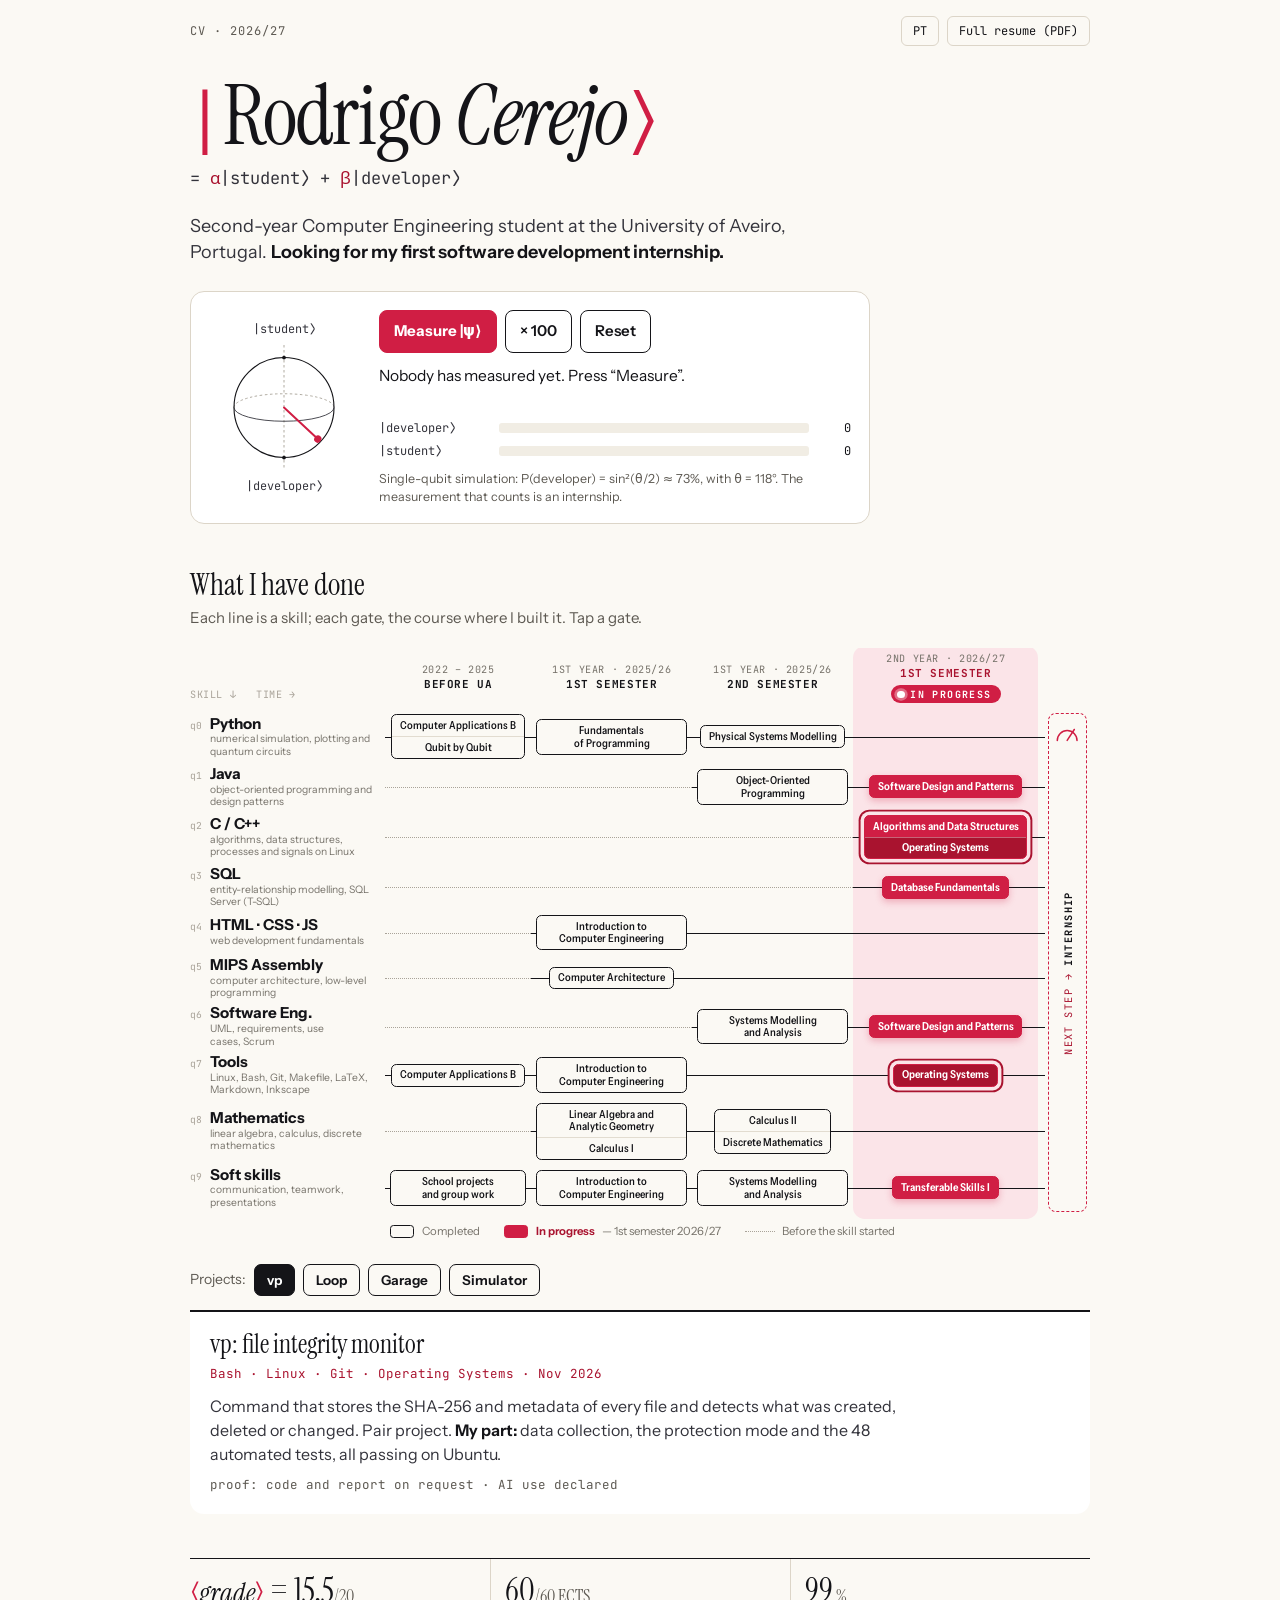
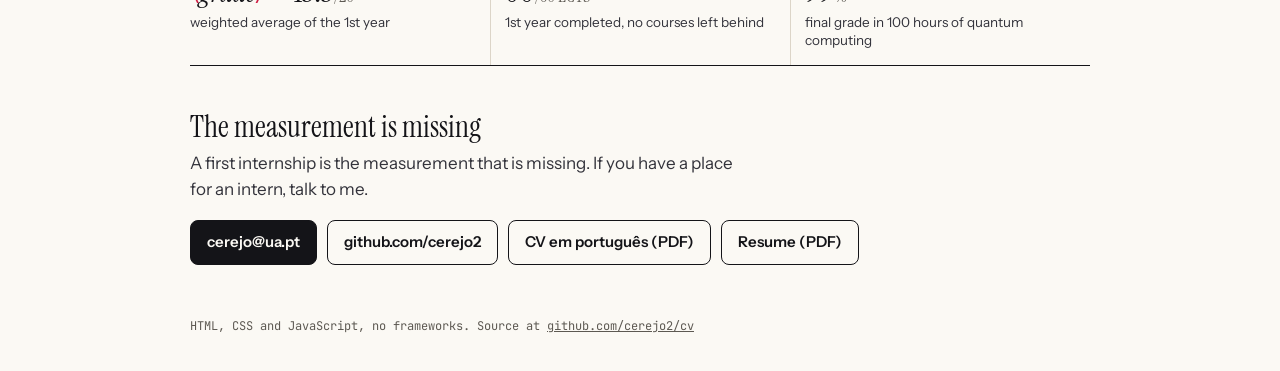
<file: index.html>
<!doctype html>
<html lang="pt-PT">
<head>
  <meta charset="utf-8">
  <meta name="viewport" content="width=device-width, initial-scale=1">
  <title>Rodrigo Cerejo — CV interativo</title>
  <meta name="description" content="Rodrigo Cerejo, estudante de Engenharia Informática na Universidade de Aveiro, à procura do primeiro estágio em desenvolvimento de software.">
  <link rel="preconnect" href="https://fonts.googleapis.com">
  <link rel="preconnect" href="https://fonts.gstatic.com" crossorigin>
  <link href="https://fonts.googleapis.com/css2?family=Instrument+Sans:wdth,wght@75..100,400..700&family=Instrument+Serif:ital@0;1&family=JetBrains+Mono:wght@400;500;700&family=Noto+Sans+Math&display=swap" rel="stylesheet">
  <link rel="stylesheet" href="site.css">
  <script src="site.js" defer></script>
</head>
<body>

<header class="top">
  <span class="top-tag">CV · 2026/27</span>
  <nav>
    <button type="button" id="lang" aria-label="Switch to English">EN</button>
    <a id="pdf" href="CV_Rodrigo_Cerejo_PT.pdf" data-t="pdf">CV completo (PDF)</a>
  </nav>
</header>

<main>

  <!-- ============ QUEM SOU + MEDIÇÃO ============ -->
  <section class="hero">
    <h1 class="ket"><span class="bar" aria-hidden="true">|</span>Rodrigo <em>Cerejo</em><span class="ang" aria-hidden="true">⟩</span></h1>
    <p class="superpos" id="superpos">= <i>α</i>|<span data-t="ketA">estudante</span>⟩ + <i>β</i>|<span data-t="ketB">programador</span>⟩</p>

    <p class="lead" data-t="lead">Estudante de Engenharia Informática na Universidade de Aveiro, no 2.º ano. <b>Procuro o primeiro estágio em desenvolvimento de software.</b></p>

    <div class="lab">
      <svg class="bloch" viewBox="0 0 120 140" role="img" aria-labelledby="blochTitle">
        <title id="blochTitle" data-t="blochAlt">Esfera de Bloch com o estado entre estudante e programador</title>
        <text class="lbl" id="north" x="60" y="10" text-anchor="middle">|<tspan data-t="ketA">estudante</tspan>⟩</text>
        <text class="lbl" id="south" x="60" y="136" text-anchor="middle">|<tspan data-t="ketB">programador</tspan>⟩</text>
        <path class="back" d="M20 70 A40 11 0 0 1 100 70"/>
        <line class="axis" x1="60" y1="20" x2="60" y2="120"/>
        <circle class="outline" cx="60" cy="70" r="40"/>
        <path class="front" d="M100 70 A40 11 0 0 1 20 70"/>
        <circle class="pole" cx="60" cy="30" r="1.5"/>
        <circle class="pole" cx="60" cy="110" r="1.5"/>
        <g class="state" id="state"><line x1="60" y1="70" x2="60" y2="110"/><circle cx="60" cy="110" r="3"/></g>
      </svg>

      <div class="panel">
        <div class="btns">
          <button type="button" class="go" id="measure" data-t="measure">Medir |ψ⟩</button>
          <button type="button" id="shots" data-t="shots">× 100</button>
          <button type="button" id="reset" data-t="reset">Repor</button>
        </div>
        <p class="outcome" id="outcome" aria-live="polite" data-t="idle">Ainda ninguém mediu. Carrega em «Medir».</p>
        <div class="hist" aria-hidden="true">
          <div class="h-row"><span class="h-name">|<span data-t="ketB">programador</span>⟩</span><span class="h-bar"><i id="bar1"></i></span><span class="h-n" id="n1">0</span></div>
          <div class="h-row"><span class="h-name">|<span data-t="ketA">estudante</span>⟩</span><span class="h-bar"><i id="bar0"></i></span><span class="h-n" id="n0">0</span></div>
        </div>
        <p class="fine" data-t="fine">Simulação de um qubit: P(programador) = sin²(θ/2) ≈ 73 %, com θ = 118°. A medição que conta é um estágio.</p>
      </div>
    </div>
  </section>

  <!-- ============ CIRCUITO ============ -->
  <section>
    <h2 data-t="hDone">O que já fiz</h2>
    <p class="hint" data-t="hint">Cada linha é uma competência; cada porta, a cadeira onde a desenvolvi. Toca numa porta.</p>

    <p class="swipe" data-t="swipe">desliza para o lado →</p>
    <div class="scroll"><div class="oldc" id="circuit"></div></div>
    <noscript><p class="hint">Esta parte precisa de JavaScript. O CV completo está no PDF.</p></noscript>

    <p class="projs">
      <span data-t="projs">Projetos:</span>
      <button type="button" data-id="vp">vp</button>
      <button type="button" data-id="loop">Loop</button>
      <button type="button" data-id="oficina" data-t="gOficina">Oficina</button>
      <button type="button" data-id="sim" data-t="gSim">Simulador</button>
    </p>

    <article class="detail" id="detail" aria-live="polite">
      <h3 id="dTitle"></h3>
      <p class="d-meta" id="dMeta"></p>
      <p class="d-text" id="dText"></p>
      <p class="d-proof" id="dProof"></p>
    </article>
  </section>

  <!-- ============ NÚMEROS ============ -->
  <section class="facts">
    <div><p class="num"><span class="m">⟨</span><em data-t="gradeVar">nota</em><span class="m">⟩</span> = <span data-t="gradeVal">15,5</span><small>/20</small></p><p data-t="f1">média ponderada do 1.º ano</p></div>
    <div><p class="num">60<small>/60 ECTS</small></p><p data-t="f2">1.º ano completo, sem cadeiras em atraso</p></div>
    <div><p class="num">99<small> %</small></p><p data-t="f3">nota final em 100 horas de computação quântica</p></div>
  </section>

  <!-- ============ CONTACTO ============ -->
  <section class="contact">
    <h2 data-t="hContact">Falta a medição</h2>
    <p data-t="contactP">O primeiro estágio é a medição que falta. Se tiverem um lugar para um estagiário, falem comigo.</p>
    <div class="links">
      <a class="go" href="mailto:cerejo@ua.pt">cerejo@ua.pt</a>
      <a href="https://github.com/cerejo2">github.com/cerejo2</a>
      <a href="CV_Rodrigo_Cerejo_PT.pdf" data-t="pdfPT">CV em PDF</a>
      <a href="CV_Rodrigo_Cerejo_EN.pdf" data-t="pdfEN">Resume in English (PDF)</a>
    </div>
  </section>

</main>

<footer class="foot">
  <p><span data-t="foot">HTML, CSS e JavaScript, sem frameworks. Código em</span> <a href="https://github.com/cerejo2/cv">github.com/cerejo2/cv</a></p>
</footer>

</body>
</html>
</file>
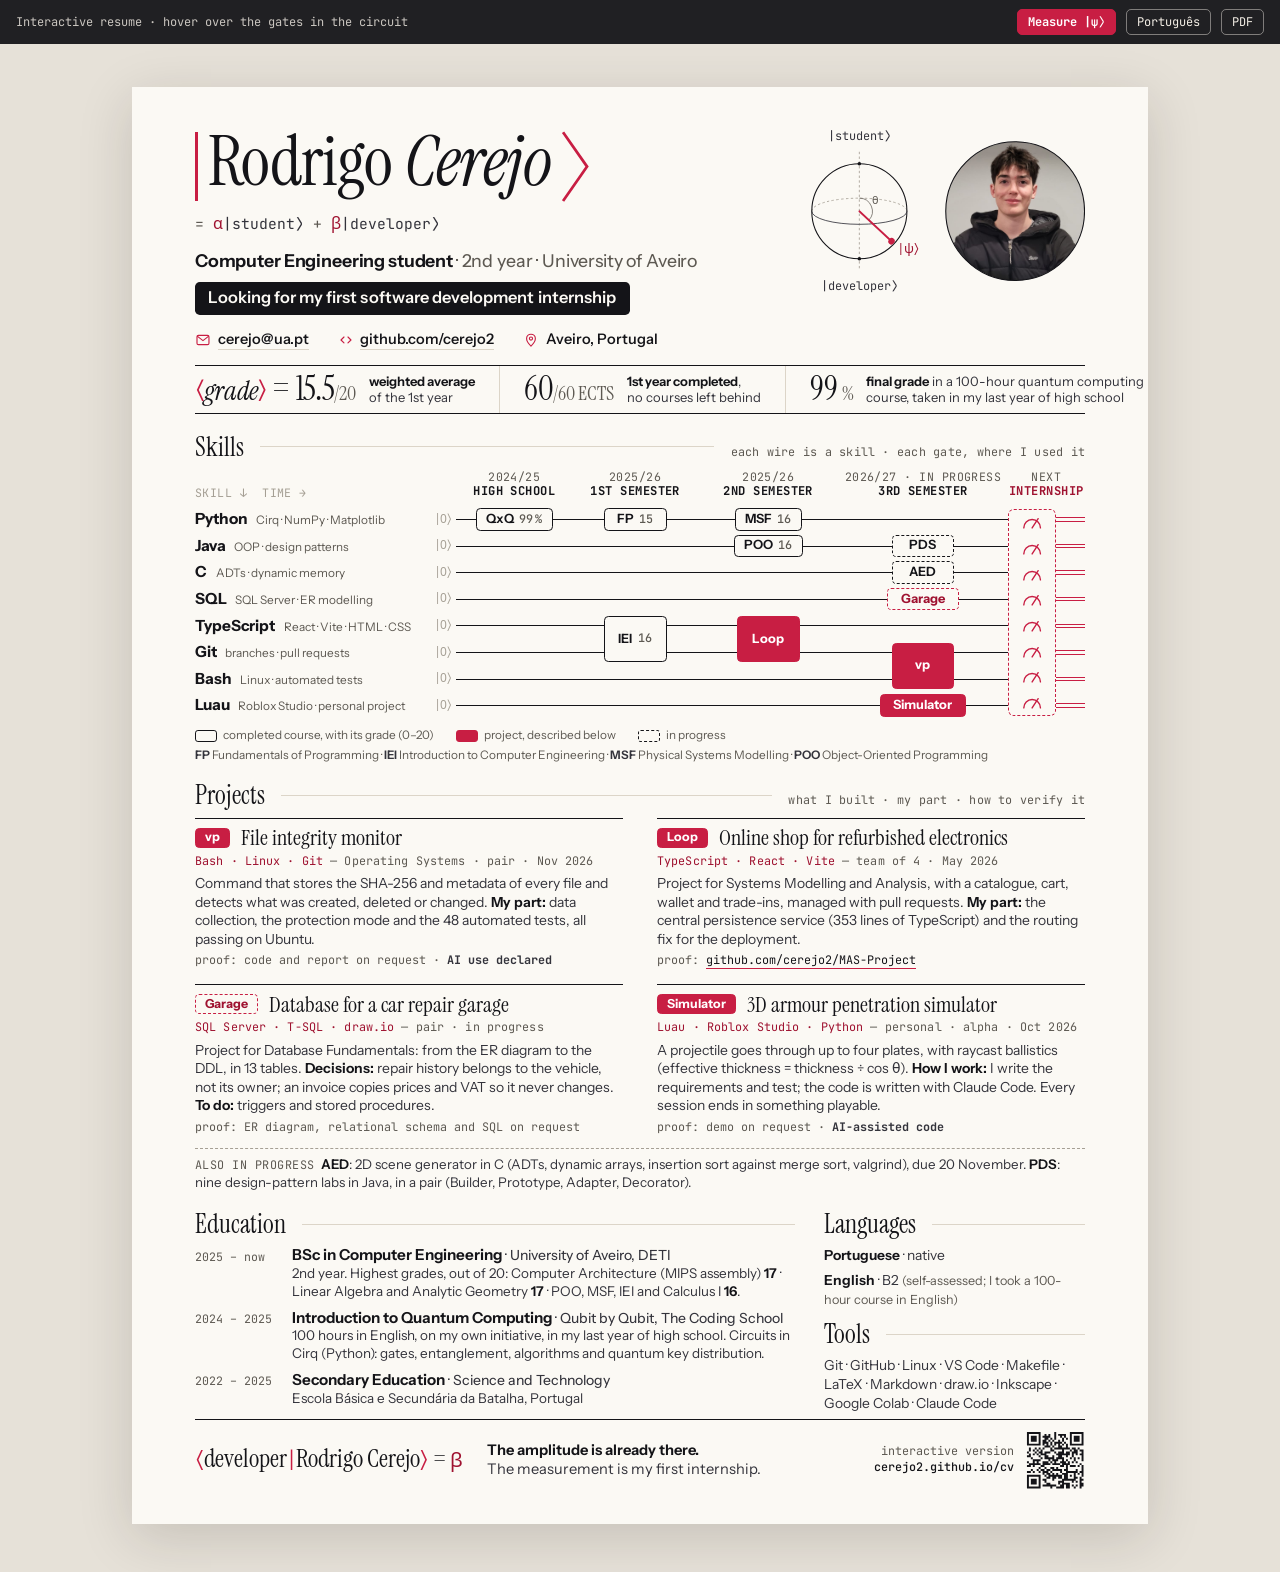
<file: CV_Rodrigo_Cerejo_EN.html>
<!doctype html>
<html lang="en">
<head>
  <meta charset="utf-8">
  <meta name="viewport" content="width=device-width, initial-scale=1">
  <title>Rodrigo Cerejo — Resume</title>
  <meta name="description" content="Resume of Rodrigo Cerejo, Computer Engineering student at the University of Aveiro, looking for a first software development internship.">
  <link rel="preconnect" href="https://fonts.googleapis.com">
  <link rel="preconnect" href="https://fonts.gstatic.com" crossorigin>
  <link href="https://fonts.googleapis.com/css2?family=Instrument+Sans:wdth,wght@75..100,400..700&family=Instrument+Serif:ital@0;1&family=JetBrains+Mono:wght@400;500;700&family=Noto+Sans+Math&display=swap" rel="stylesheet">
  <link rel="stylesheet" href="cv.css">
  <script src="cv.js" defer></script>
</head>
<body data-measure="Measure |ψ⟩" data-reset="Restore the superposition">

<!-- screen-only bar: not in the PDF -->
<nav class="bar" aria-label="Interactive version">
  <span class="hint">Interactive resume · hover over the gates in the circuit</span>
  <button class="go" type="button" id="measure">Measure |ψ⟩</button>
  <a href="CV_Rodrigo_Cerejo_PT.html" lang="pt-PT">Português</a>
  <a href="CV_Rodrigo_Cerejo_EN.pdf">PDF</a>
</nav>

<main class="page">

  <!-- ============ CABEÇALHO ============ -->
  <header class="hero">
    <div>
      <h1 class="ket">
        <span class="ket-bar" aria-hidden="true"></span>
        <span class="ket-text">Rodrigo <em>Cerejo</em></span>
        <span class="ket-angle" aria-hidden="true"><svg viewBox="0 0 10 100" preserveAspectRatio="none"><polyline points="0.4,0.4 9.6,50 0.4,99.6"/></svg></span>
      </h1>
      <p class="superpos">
        <span class="before"><span class="eq">=</span> <i>α</i>|student⟩ <span class="eq">+</span> <i>β</i>|developer⟩</span>
        <span class="after"><span class="eq">→</span> |developer⟩ &nbsp;<span class="eq">(measured)</span></span>
      </p>

      <p class="role">Computer Engineering student <span>· 2nd year · University of Aveiro</span></p>
      <p class="cta">Looking for my first software development internship</p>

    </div>

    <div class="hero-side">
      <!-- esfera de Bloch: o estado está na superfície, entre os dois polos da base -->
      <figure class="bloch" id="bloch">
        <svg viewBox="0 0 120 140" role="img" aria-label="Bloch sphere: the state |ψ⟩ lies between |student⟩ and |developer⟩, closer to |developer⟩">
          <text class="lbl" x="60" y="10" text-anchor="middle">|student⟩</text>
          <text class="lbl south" x="60" y="136" text-anchor="middle">|developer⟩</text>
          <path class="back" d="M20 70 A40 11 0 0 1 100 70"/>
          <line class="axis" x1="60" y1="20" x2="60" y2="120"/>
          <circle class="outline" cx="60" cy="70" r="40"/>
          <path class="front" d="M100 70 A40 11 0 0 1 20 70"/>
          <circle class="pole" cx="60" cy="30" r="1.5"/>
          <circle class="pole" cx="60" cy="110" r="1.5"/>
          <path class="arc" d="M60 59 A11 11 0 0 1 68 77.5"/>
          <text class="lbl-th" x="71" y="64">θ</text>
          <g class="state"><line x1="60" y1="70" x2="60" y2="110"/><circle cx="60" cy="110" r="2.8"/></g>
          <text class="lbl-psi" x="92.5" y="105">|ψ⟩</text>
        </svg>
      </figure>

      <figure class="portrait">
        <svg viewBox="0 0 184 184" role="img" aria-label="Photo of Rodrigo Cerejo">
          <defs><clipPath id="face"><circle cx="92" cy="92" r="91"/></clipPath></defs>
          <circle cx="92" cy="92" r="91" fill="#d9d6d0"/>
          <image href="Foto_retrato.jpeg" x="-32.9" y="-128.2" width="250.9" height="446.1" clip-path="url(#face)"/>
          <circle cx="92" cy="92" r="91" fill="none" stroke="#141418" stroke-width="1.4"/>
        </svg>
      </figure>
    </div>
  </header>

  <ul class="contacts">
    <li>
      <svg viewBox="0 0 24 24" aria-hidden="true"><rect x="3" y="5" width="18" height="14" rx="2.2"/><path d="M3.8 6.6 12 13l8.2-6.4"/></svg>
      <a href="mailto:cerejo@ua.pt">cerejo@ua.pt</a>
    </li>
    <li>
      <svg viewBox="0 0 24 24" aria-hidden="true"><path d="M9 7.5 4.5 12 9 16.5M15 7.5l4.5 4.5-4.5 4.5"/></svg>
      <a href="https://github.com/cerejo2">github.com/cerejo2</a>
    </li>
    <li>
      <svg viewBox="0 0 24 24" aria-hidden="true"><path d="M12 21.2s-6.6-6.1-6.6-11.3a6.6 6.6 0 0 1 13.2 0c0 5.2-6.6 11.3-6.6 11.3z"/><circle cx="12" cy="9.9" r="2.4"/></svg>
      Aveiro, Portugal
    </li>
  </ul>

  <!-- ============ FACTOS ============ -->
  <section class="facts" aria-label="Results">
    <div class="fact">
      <p class="num"><span class="m">⟨</span><span class="var">grade</span><span class="m">⟩</span> = 15.5<small>/20</small></p>
      <p class="lab"><b>weighted average</b><br>of the 1st year</p>
    </div>
    <div class="fact">
      <p class="num">60<small>/60 ECTS</small></p>
      <p class="lab"><b>1st year completed</b>,<br>no courses left behind</p>
    </div>
    <div class="fact">
      <p class="num">99<small>&thinsp;%</small></p>
      <p class="lab"><b>final grade</b> in a 100-hour quantum computing<br>course, taken in my last year of high school</p>
    </div>
  </section>

  <!-- ============ COMPETÊNCIAS (circuito) ============ -->
  <section class="sec">
    <div class="sec-head">
      <h2>Skills</h2>
      <span class="rule"></span>
      <span class="note">each wire is a skill · each gate, where I used it</span>
    </div>

    <div class="scroll">
    <div class="circuit">
      <div class="th axis">skill ↓ &nbsp;time →</div>
      <div class="th t0">2024/25<b>high school</b></div>
      <div class="th t1">2025/26<b>1st semester</b></div>
      <div class="th t2">2025/26<b>2nd semester</b></div>
      <div class="th t3">2026/27 · in progress<b>3rd semester</b></div>
      <div class="th next">next<b>internship</b></div>

      <div class="wl r1"><b>Python</b><span>Cirq · NumPy · Matplotlib</span></div>
      <div class="wl r2"><b>Java</b><span>OOP · design patterns</span></div>
      <div class="wl r3"><b>C</b><span>ADTs · dynamic memory</span></div>
      <div class="wl r4"><b>SQL</b><span>SQL Server · ER modelling</span></div>
      <div class="wl r5"><b>TypeScript</b><span>React · Vite · HTML · CSS</span></div>
      <div class="wl r6"><b>Git</b><span>branches · pull requests</span></div>
      <div class="wl r7"><b>Bash</b><span>Linux · automated tests</span></div>
      <div class="wl r8"><b>Luau</b><span>Roblox Studio · personal project</span></div>

      <span class="k0 r1" aria-hidden="true">|0⟩</span><span class="k0 r2" aria-hidden="true">|0⟩</span>
      <span class="k0 r3" aria-hidden="true">|0⟩</span><span class="k0 r4" aria-hidden="true">|0⟩</span>
      <span class="k0 r5" aria-hidden="true">|0⟩</span><span class="k0 r6" aria-hidden="true">|0⟩</span>
      <span class="k0 r7" aria-hidden="true">|0⟩</span><span class="k0 r8" aria-hidden="true">|0⟩</span>

      <i class="wire r1"></i><i class="wire r2"></i><i class="wire r3"></i><i class="wire r4"></i>
      <i class="wire r5"></i><i class="wire r6"></i><i class="wire r7"></i><i class="wire r8"></i>

      <!-- portas: cadeiras (contorno, com a nota) e projetos (cheias) -->
      <span class="gate r1 t0" tabindex="0" data-tip="Qubit by Qubit · 99%|Introduction to Quantum Computing: 100 hours in my last year of high school, with weekly labs in Cirq on Google Colab.">QxQ <i>99&thinsp;%</i></span>
      <span class="gate r1 t1" tabindex="0" data-tip="Fundamentals of Programming · 15|Python from scratch: functions, lists, dictionaries and files.">FP <i>15</i></span>
      <span class="gate r1 t2" tabindex="0" data-tip="Physical Systems Modelling · 16|Numerical simulation in Python, with NumPy and Matplotlib.">MSF <i>16</i></span>
      <span class="gate r2 t2" tabindex="0" data-tip="Object-Oriented Programming · 16|Java: classes, inheritance, interfaces and file reading.">POO <i>16</i></span>
      <span class="gate now r2 t3" tabindex="0" data-tip="Software Design and Patterns · in progress|Nine labs in Java, in a pair: Builder, Prototype, Adapter and Decorator.">PDS</span>
      <span class="gate now r3 t3" tabindex="0" data-tip="Algorithms and Data Structures · in progress|2D scene generator in C: ADTs, dynamic arrays, insertion sort against merge sort, valgrind. Due 20 November.">AED</span>
      <a class="gate proj now r4 t3" href="#p-oficina" data-card="p-oficina" data-tip="Garage · in progress|Database for a car repair garage in SQL Server, with 13 tables. Click to see the project.">Garage</a>
      <span class="gate span2 r5 t1" tabindex="0" data-tip="Introduction to Computer Engineering · 16|First steps with Git and GitHub, and a page in HTML and CSS.">IEI <i>16</i></span>
      <a class="gate proj span2 r5 t2" href="#p-loop" data-card="p-loop" data-tip="Loop · delivered|Online shop for refurbished electronics in React and TypeScript. Click to see the project.">Loop</a>
      <a class="gate proj span2 r6 t3" href="#p-vp" data-card="p-vp" data-tip="vp · delivered|File integrity monitor in Bash, with 48 automated tests. Click to see the project.">vp</a>
      <a class="gate proj r8 t3" href="#p-sim" data-card="p-sim" data-tip="Simulator · personal project|3D armour penetration simulator in Roblox. Click to see the project.">Simulator</a>

      <!-- medição: ainda por fazer -->
      <div class="meas" id="meas" role="img" aria-label="Measurement still to be made: the first internship">
        <svg viewBox="0 0 24 18"><path d="M3 15 A9 9 0 0 1 21 15"/><line x1="12" y1="15" x2="18.5" y2="5"/></svg>
        <svg viewBox="0 0 24 18"><path d="M3 15 A9 9 0 0 1 21 15"/><line x1="12" y1="15" x2="18.5" y2="5"/></svg>
        <svg viewBox="0 0 24 18"><path d="M3 15 A9 9 0 0 1 21 15"/><line x1="12" y1="15" x2="18.5" y2="5"/></svg>
        <svg viewBox="0 0 24 18"><path d="M3 15 A9 9 0 0 1 21 15"/><line x1="12" y1="15" x2="18.5" y2="5"/></svg>
        <svg viewBox="0 0 24 18"><path d="M3 15 A9 9 0 0 1 21 15"/><line x1="12" y1="15" x2="18.5" y2="5"/></svg>
        <svg viewBox="0 0 24 18"><path d="M3 15 A9 9 0 0 1 21 15"/><line x1="12" y1="15" x2="18.5" y2="5"/></svg>
        <svg viewBox="0 0 24 18"><path d="M3 15 A9 9 0 0 1 21 15"/><line x1="12" y1="15" x2="18.5" y2="5"/></svg>
        <svg viewBox="0 0 24 18"><path d="M3 15 A9 9 0 0 1 21 15"/><line x1="12" y1="15" x2="18.5" y2="5"/></svg>
      </div>
      <i class="cw r1"></i><i class="cw r2"></i><i class="cw r3"></i><i class="cw r4"></i>
      <i class="cw r5"></i><i class="cw r6"></i><i class="cw r7"></i><i class="cw r8"></i>
    </div>
    </div>

    <div class="legend">
      <span><i class="sw"></i>completed course, with its grade (0–20)</span>
      <span><i class="sw proj"></i>project, described below</span>
      <span><i class="sw now"></i>in progress</span>
      <span class="abbr"><b>FP</b> Fundamentals of Programming · <b>IEI</b> Introduction to Computer Engineering · <b>MSF</b> Physical Systems Modelling · <b>POO</b> Object-Oriented Programming</span>
    </div>
  </section>

  <!-- ============ PROJETOS ============ -->
  <section class="sec">
    <div class="sec-head">
      <h2>Projects</h2>
      <span class="rule"></span>
      <span class="note">what I built · my part · how to verify it</span>
    </div>

    <div class="cards">
      <article class="card" id="p-vp">
        <div class="card-top"><span class="chip">vp</span><h3>File integrity monitor</h3></div>
        <p class="stack">Bash · Linux · Git <span>— Operating Systems · pair · Nov 2026</span></p>
        <p class="txt">Command that stores the SHA-256 and metadata of every file and detects what was created, deleted or changed. <b>My part:</b> data collection, the protection mode and the 48 automated tests, all passing on Ubuntu.</p>
        <p class="proof">proof: code and report on request · <b>AI use declared</b></p>
      </article>

      <article class="card" id="p-loop">
        <div class="card-top"><span class="chip">Loop</span><h3>Online shop for refurbished electronics</h3></div>
        <p class="stack">TypeScript · React · Vite <span>— team of 4 · May 2026</span></p>
        <p class="txt">Project for Systems Modelling and Analysis, with a catalogue, cart, wallet and trade-ins, managed with pull requests. <b>My part:</b> the central persistence service (353 lines of TypeScript) and the routing fix for the deployment.</p>
        <p class="proof">proof: <a href="https://github.com/cerejo2/MAS-Project">github.com/cerejo2/MAS-Project</a></p>
      </article>

      <article class="card" id="p-oficina">
        <div class="card-top"><span class="chip now">Garage</span><h3>Database for a car repair garage</h3></div>
        <p class="stack">SQL Server · T-SQL · draw.io <span>— pair · in progress</span></p>
        <p class="txt">Project for Database Fundamentals: from the ER diagram to the DDL, in 13 tables. <b>Decisions:</b> repair history belongs to the vehicle, not its owner; an invoice copies prices and VAT so it never changes. <b>To do:</b> triggers and stored procedures.</p>
        <p class="proof">proof: ER diagram, relational schema and SQL on request</p>
      </article>

      <article class="card" id="p-sim">
        <div class="card-top"><span class="chip">Simulator</span><h3>3D armour penetration simulator</h3></div>
        <p class="stack">Luau · Roblox Studio · Python <span>— personal · alpha · Oct 2026</span></p>
        <p class="txt">A projectile goes through up to four plates, with raycast ballistics (effective thickness = thickness ÷ cos θ). <b>How I work:</b> I write the requirements and test; the code is written with Claude Code. Every session ends in something playable.</p>
        <p class="proof">proof: demo on request · <b>AI-assisted code</b></p>
      </article>
    </div>

    <p class="also"><span class="tag">also in progress</span><b>AED</b>: 2D scene generator in C (ADTs, dynamic arrays, insertion sort against merge sort, valgrind), due 20 November. <b>PDS</b>: nine design-pattern labs in Java, in a pair (Builder, Prototype, Adapter, Decorator).</p>
  </section>

  <!-- ============ FORMAÇÃO · LÍNGUAS · FERRAMENTAS ============ -->
  <div class="bottom sec">
    <section>
      <div class="sec-head">
        <h2>Education</h2>
        <span class="rule"></span>
      </div>
      <ol class="edu">
        <li>
          <span class="when">2025 – now</span>
          <div>
            <h3>BSc in Computer Engineering <span>· University of Aveiro, DETI</span></h3>
            <p>2nd year. Highest grades, out of 20: Computer Architecture (MIPS assembly) <b>17</b> · Linear Algebra and Analytic Geometry <b>17</b> · POO, MSF, IEI and Calculus I <b>16</b>.</p>
          </div>
        </li>
        <li>
          <span class="when">2024 – 2025</span>
          <div>
            <h3>Introduction to Quantum Computing <span>· Qubit by Qubit, The Coding School</span></h3>
            <p>100 hours in English, on my own initiative, in my last year of high school. Circuits in Cirq (Python): gates, entanglement, algorithms and quantum key distribution.</p>
          </div>
        </li>
        <li>
          <span class="when">2022 – 2025</span>
          <div>
            <h3>Secondary Education <span>· Science and Technology</span></h3>
            <p>Escola Básica e Secundária da Batalha, Portugal</p>
          </div>
        </li>
      </ol>
    </section>

    <section>
      <div class="sec-head">
        <h2>Languages</h2>
        <span class="rule"></span>
      </div>
      <p class="kv"><b>Portuguese</b> · native</p>
      <p class="kv"><b>English</b> · B2 <span class="sub">(self-assessed; I took a 100-hour course in English)</span></p>

      <div class="sec-head gap">
        <h2>Tools</h2>
        <span class="rule"></span>
      </div>
      <p class="kv">Git · GitHub · Linux · VS Code · Makefile · LaTeX · Markdown · draw.io · Inkscape · Google Colab · Claude Code</p>
    </section>
  </div>

  <!-- ============ FECHO ============ -->
  <footer class="close">
    <p class="eqn"><span class="m">⟨</span>developer<span class="m">|</span>Rodrigo Cerejo<span class="m">⟩</span> = <i>β</i></p>
    <p class="say"><b>The amplitude is already there.</b><br>The measurement is my first internship.</p>
    <div class="web">
      <p>interactive version<br><b>cerejo2.github.io/cv</b></p>
      <svg class="qr" viewBox="-1 -1 31 31" role="img" aria-label="QR: https://cerejo2.github.io/cv/"><path d="M0 0h7v1h-7zM14 0h1v1h-1zM22 0h7v1h-7zM0 1h1v1h-1zM6 1h1v1h-1zM9 1h1v1h-1zM11 1h1v1h-1zM14 1h1v1h-1zM16 1h4v1h-4zM22 1h1v1h-1zM28 1h1v1h-1zM0 2h1v1h-1zM2 2h3v1h-3zM6 2h1v1h-1zM8 2h4v1h-4zM14 2h1v1h-1zM17 2h1v1h-1zM19 2h1v1h-1zM22 2h1v1h-1zM24 2h3v1h-3zM28 2h1v1h-1zM0 3h1v1h-1zM2 3h3v1h-3zM6 3h1v1h-1zM9 3h2v1h-2zM12 3h1v1h-1zM14 3h1v1h-1zM18 3h1v1h-1zM20 3h1v1h-1zM22 3h1v1h-1zM24 3h3v1h-3zM28 3h1v1h-1zM0 4h1v1h-1zM2 4h3v1h-3zM6 4h1v1h-1zM8 4h2v1h-2zM11 4h1v1h-1zM13 4h1v1h-1zM16 4h1v1h-1zM18 4h1v1h-1zM22 4h1v1h-1zM24 4h3v1h-3zM28 4h1v1h-1zM0 5h1v1h-1zM6 5h1v1h-1zM8 5h3v1h-3zM12 5h1v1h-1zM14 5h4v1h-4zM19 5h1v1h-1zM22 5h1v1h-1zM28 5h1v1h-1zM0 6h7v1h-7zM8 6h1v1h-1zM10 6h1v1h-1zM12 6h1v1h-1zM14 6h1v1h-1zM16 6h1v1h-1zM18 6h1v1h-1zM20 6h1v1h-1zM22 6h7v1h-7zM9 7h3v1h-3zM13 7h1v1h-1zM16 7h2v1h-2zM20 7h1v1h-1zM1 8h1v1h-1zM4 8h1v1h-1zM6 8h1v1h-1zM8 8h1v1h-1zM12 8h1v1h-1zM14 8h8v1h-8zM23 8h2v1h-2zM26 8h1v1h-1zM1 9h1v1h-1zM3 9h1v1h-1zM5 9h1v1h-1zM7 9h1v1h-1zM12 9h2v1h-2zM18 9h1v1h-1zM22 9h1v1h-1zM24 9h2v1h-2zM27 9h2v1h-2zM0 10h1v1h-1zM4 10h1v1h-1zM6 10h2v1h-2zM9 10h3v1h-3zM14 10h1v1h-1zM16 10h3v1h-3zM20 10h2v1h-2zM23 10h3v1h-3zM28 10h1v1h-1zM1 11h1v1h-1zM3 11h1v1h-1zM5 11h1v1h-1zM7 11h3v1h-3zM15 11h7v1h-7zM23 11h1v1h-1zM25 11h1v1h-1zM27 11h2v1h-2zM0 12h2v1h-2zM6 12h1v1h-1zM9 12h2v1h-2zM13 12h1v1h-1zM16 12h2v1h-2zM20 12h1v1h-1zM23 12h1v1h-1zM28 12h1v1h-1zM2 13h1v1h-1zM7 13h1v1h-1zM9 13h5v1h-5zM15 13h4v1h-4zM22 13h1v1h-1zM24 13h1v1h-1zM26 13h1v1h-1zM28 13h1v1h-1zM3 14h4v1h-4zM11 14h1v1h-1zM13 14h3v1h-3zM18 14h1v1h-1zM20 14h1v1h-1zM24 14h1v1h-1zM28 14h1v1h-1zM0 15h1v1h-1zM3 15h1v1h-1zM5 15h1v1h-1zM8 15h3v1h-3zM12 15h1v1h-1zM14 15h1v1h-1zM17 15h3v1h-3zM21 15h1v1h-1zM23 15h1v1h-1zM25 15h1v1h-1zM1 16h6v1h-6zM8 16h4v1h-4zM13 16h4v1h-4zM18 16h4v1h-4zM27 16h1v1h-1zM0 17h2v1h-2zM3 17h1v1h-1zM7 17h2v1h-2zM17 17h2v1h-2zM20 17h1v1h-1zM22 17h3v1h-3zM26 17h1v1h-1zM28 17h1v1h-1zM6 18h1v1h-1zM9 18h1v1h-1zM12 18h2v1h-2zM15 18h1v1h-1zM20 18h1v1h-1zM28 18h1v1h-1zM2 19h1v1h-1zM5 19h1v1h-1zM7 19h2v1h-2zM10 19h2v1h-2zM13 19h5v1h-5zM19 19h2v1h-2zM25 19h1v1h-1zM28 19h1v1h-1zM0 20h2v1h-2zM3 20h1v1h-1zM6 20h1v1h-1zM8 20h3v1h-3zM12 20h1v1h-1zM17 20h1v1h-1zM20 20h6v1h-6zM27 20h2v1h-2zM8 21h1v1h-1zM10 21h2v1h-2zM13 21h1v1h-1zM15 21h1v1h-1zM18 21h3v1h-3zM24 21h1v1h-1zM26 21h1v1h-1zM28 21h1v1h-1zM0 22h7v1h-7zM9 22h1v1h-1zM11 22h7v1h-7zM19 22h2v1h-2zM22 22h1v1h-1zM24 22h1v1h-1zM28 22h1v1h-1zM0 23h1v1h-1zM6 23h1v1h-1zM10 23h2v1h-2zM13 23h2v1h-2zM16 23h2v1h-2zM19 23h2v1h-2zM24 23h2v1h-2zM27 23h1v1h-1zM0 24h1v1h-1zM2 24h3v1h-3zM6 24h1v1h-1zM8 24h2v1h-2zM13 24h1v1h-1zM18 24h7v1h-7zM27 24h2v1h-2zM0 25h1v1h-1zM2 25h3v1h-3zM6 25h1v1h-1zM9 25h1v1h-1zM16 25h3v1h-3zM23 25h1v1h-1zM25 25h1v1h-1zM27 25h1v1h-1zM0 26h1v1h-1zM2 26h3v1h-3zM6 26h1v1h-1zM10 26h2v1h-2zM16 26h1v1h-1zM18 26h4v1h-4zM27 26h2v1h-2zM0 27h1v1h-1zM6 27h1v1h-1zM8 27h7v1h-7zM17 27h2v1h-2zM20 27h2v1h-2zM23 27h1v1h-1zM25 27h1v1h-1zM27 27h2v1h-2zM0 28h7v1h-7zM12 28h1v1h-1zM15 28h4v1h-4zM20 28h2v1h-2zM24 28h1v1h-1zM27 28h1v1h-1z"/></svg>
    </div>
  </footer>

</main>
</body>
</html>
</file>
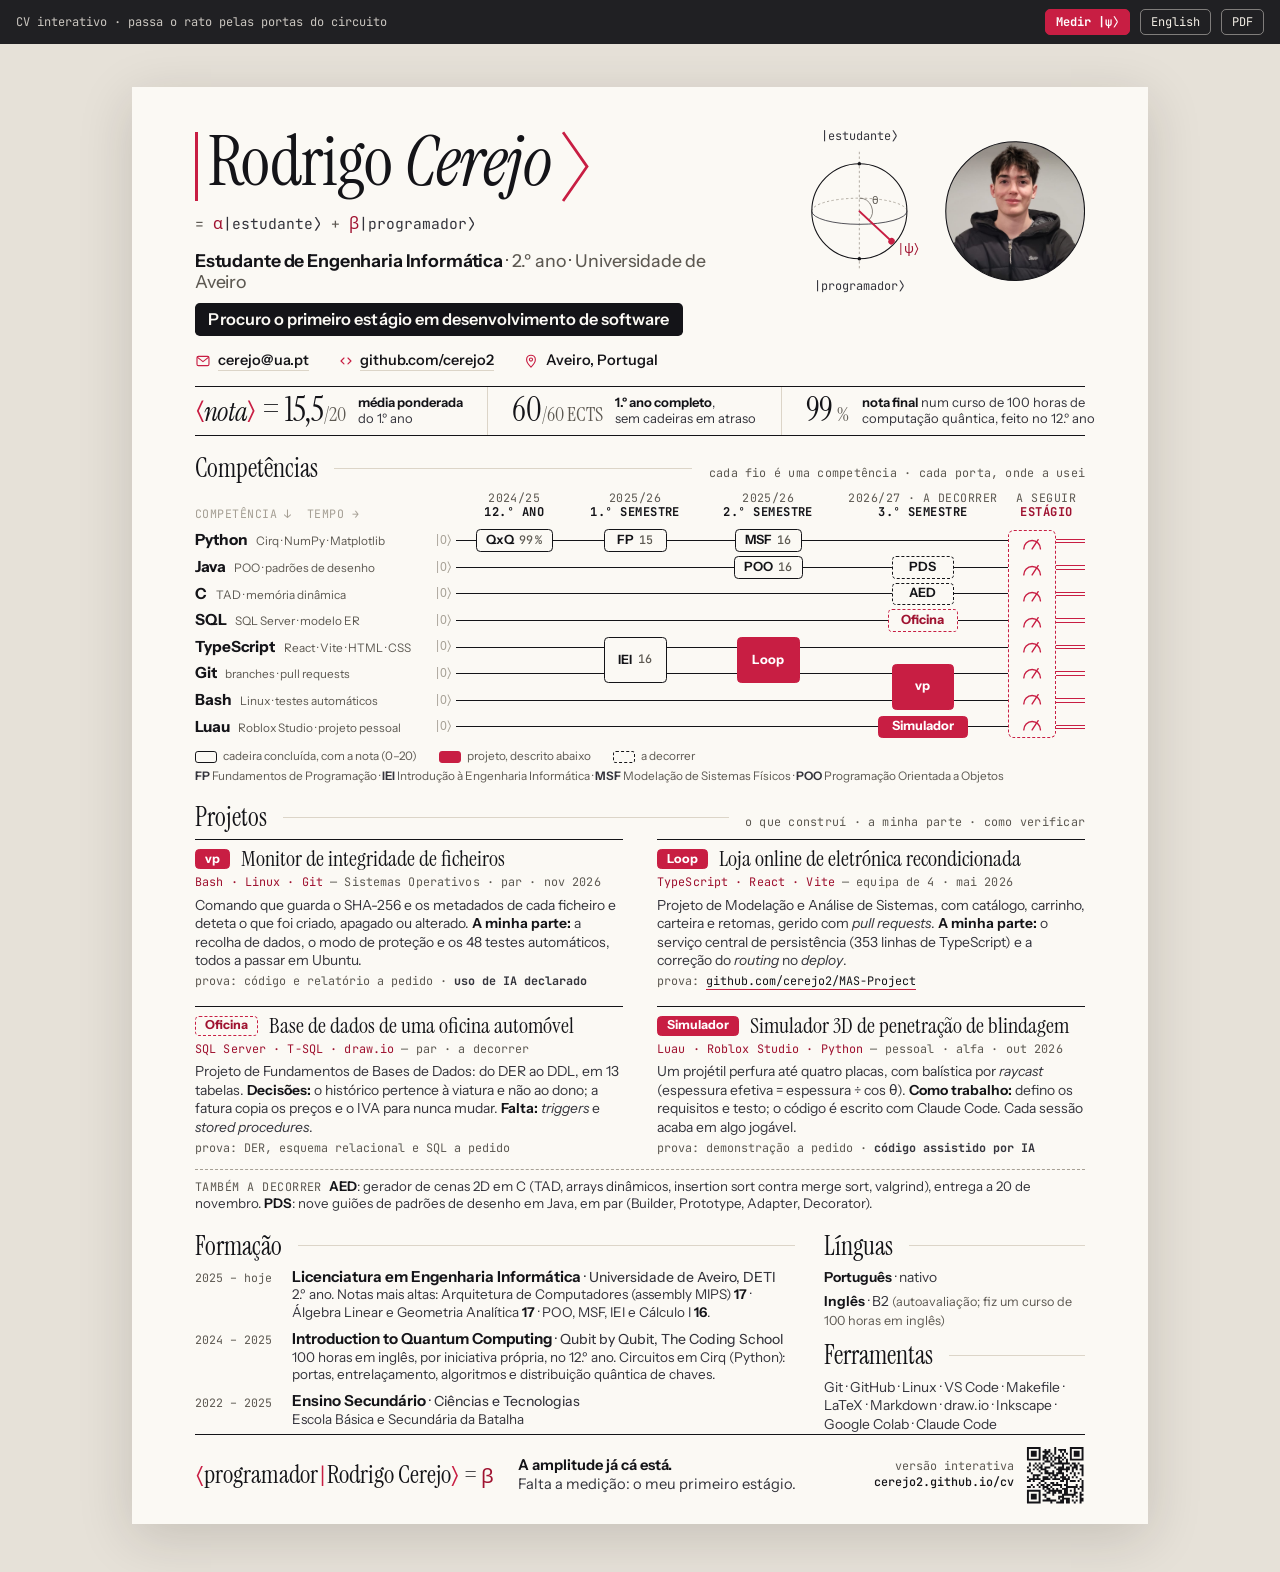
<file: CV_Rodrigo_Cerejo_PT.html>
<!doctype html>
<html lang="pt-PT">
<head>
  <meta charset="utf-8">
  <meta name="viewport" content="width=device-width, initial-scale=1">
  <title>Rodrigo Cerejo — CV</title>
  <meta name="description" content="CV de Rodrigo Cerejo, estudante de Engenharia Informática na Universidade de Aveiro, à procura do primeiro estágio em desenvolvimento de software.">
  <link rel="preconnect" href="https://fonts.googleapis.com">
  <link rel="preconnect" href="https://fonts.gstatic.com" crossorigin>
  <link href="https://fonts.googleapis.com/css2?family=Instrument+Sans:wdth,wght@75..100,400..700&family=Instrument+Serif:ital@0;1&family=JetBrains+Mono:wght@400;500;700&family=Noto+Sans+Math&display=swap" rel="stylesheet">
  <link rel="stylesheet" href="cv.css">
  <script src="cv.js" defer></script>
</head>
<body data-measure="Medir |ψ⟩" data-reset="Repor a superposição">

<!-- barra só do ecrã: não aparece no PDF -->
<nav class="bar" aria-label="Versão interativa">
  <span class="hint">CV interativo · passa o rato pelas portas do circuito</span>
  <button class="go" type="button" id="measure">Medir |ψ⟩</button>
  <a href="CV_Rodrigo_Cerejo_EN.html" lang="en">English</a>
  <a href="CV_Rodrigo_Cerejo_PT.pdf">PDF</a>
</nav>

<main class="page">

  <!-- ============ CABEÇALHO ============ -->
  <header class="hero">
    <div>
      <h1 class="ket">
        <span class="ket-bar" aria-hidden="true"></span>
        <span class="ket-text">Rodrigo <em>Cerejo</em></span>
        <span class="ket-angle" aria-hidden="true"><svg viewBox="0 0 10 100" preserveAspectRatio="none"><polyline points="0.4,0.4 9.6,50 0.4,99.6"/></svg></span>
      </h1>
      <p class="superpos">
        <span class="before"><span class="eq">=</span> <i>α</i>|estudante⟩ <span class="eq">+</span> <i>β</i>|programador⟩</span>
        <span class="after"><span class="eq">→</span> |programador⟩ &nbsp;<span class="eq">(medido)</span></span>
      </p>

      <p class="role">Estudante de Engenharia Informática <span>· 2.º ano · Universidade de Aveiro</span></p>
      <p class="cta">Procuro o primeiro estágio em desenvolvimento de software</p>

    </div>

    <div class="hero-side">
      <!-- esfera de Bloch: o estado está na superfície, entre os dois polos da base -->
      <figure class="bloch" id="bloch">
        <svg viewBox="0 0 120 140" role="img" aria-label="Esfera de Bloch: o estado |ψ⟩ está entre |estudante⟩ e |programador⟩, mais perto de |programador⟩">
          <text class="lbl" x="60" y="10" text-anchor="middle">|estudante⟩</text>
          <text class="lbl south" x="60" y="136" text-anchor="middle">|programador⟩</text>
          <path class="back" d="M20 70 A40 11 0 0 1 100 70"/>
          <line class="axis" x1="60" y1="20" x2="60" y2="120"/>
          <circle class="outline" cx="60" cy="70" r="40"/>
          <path class="front" d="M100 70 A40 11 0 0 1 20 70"/>
          <circle class="pole" cx="60" cy="30" r="1.5"/>
          <circle class="pole" cx="60" cy="110" r="1.5"/>
          <path class="arc" d="M60 59 A11 11 0 0 1 68 77.5"/>
          <text class="lbl-th" x="71" y="64">θ</text>
          <g class="state"><line x1="60" y1="70" x2="60" y2="110"/><circle cx="60" cy="110" r="2.8"/></g>
          <text class="lbl-psi" x="92.5" y="105">|ψ⟩</text>
        </svg>
      </figure>

      <figure class="portrait">
        <svg viewBox="0 0 184 184" role="img" aria-label="Fotografia de Rodrigo Cerejo">
          <defs><clipPath id="face"><circle cx="92" cy="92" r="91"/></clipPath></defs>
          <circle cx="92" cy="92" r="91" fill="#d9d6d0"/>
          <image href="Foto_retrato.jpeg" x="-32.9" y="-128.2" width="250.9" height="446.1" clip-path="url(#face)"/>
          <circle cx="92" cy="92" r="91" fill="none" stroke="#141418" stroke-width="1.4"/>
        </svg>
      </figure>
    </div>
  </header>

  <ul class="contacts">
    <li>
      <svg viewBox="0 0 24 24" aria-hidden="true"><rect x="3" y="5" width="18" height="14" rx="2.2"/><path d="M3.8 6.6 12 13l8.2-6.4"/></svg>
      <a href="mailto:cerejo@ua.pt">cerejo@ua.pt</a>
    </li>
    <li>
      <svg viewBox="0 0 24 24" aria-hidden="true"><path d="M9 7.5 4.5 12 9 16.5M15 7.5l4.5 4.5-4.5 4.5"/></svg>
      <a href="https://github.com/cerejo2">github.com/cerejo2</a>
    </li>
    <li>
      <svg viewBox="0 0 24 24" aria-hidden="true"><path d="M12 21.2s-6.6-6.1-6.6-11.3a6.6 6.6 0 0 1 13.2 0c0 5.2-6.6 11.3-6.6 11.3z"/><circle cx="12" cy="9.9" r="2.4"/></svg>
      Aveiro, Portugal
    </li>
  </ul>

  <!-- ============ FACTOS ============ -->
  <section class="facts" aria-label="Resultados">
    <div class="fact">
      <p class="num"><span class="m">⟨</span><span class="var">nota</span><span class="m">⟩</span> = 15,5<small>/20</small></p>
      <p class="lab"><b>média ponderada</b><br>do 1.º ano</p>
    </div>
    <div class="fact">
      <p class="num">60<small>/60 ECTS</small></p>
      <p class="lab"><b>1.º ano completo</b>,<br>sem cadeiras em atraso</p>
    </div>
    <div class="fact">
      <p class="num">99<small>&thinsp;%</small></p>
      <p class="lab"><b>nota final</b> num curso de 100 horas de<br>computação quântica, feito no 12.º ano</p>
    </div>
  </section>

  <!-- ============ COMPETÊNCIAS (circuito) ============ -->
  <section class="sec">
    <div class="sec-head">
      <h2>Competências</h2>
      <span class="rule"></span>
      <span class="note">cada fio é uma competência · cada porta, onde a usei</span>
    </div>

    <div class="scroll">
    <div class="circuit">
      <div class="th axis">competência ↓ &nbsp;tempo →</div>
      <div class="th t0">2024/25<b>12.º ano</b></div>
      <div class="th t1">2025/26<b>1.º semestre</b></div>
      <div class="th t2">2025/26<b>2.º semestre</b></div>
      <div class="th t3">2026/27 · a decorrer<b>3.º semestre</b></div>
      <div class="th next">a seguir<b>estágio</b></div>

      <div class="wl r1"><b>Python</b><span>Cirq · NumPy · Matplotlib</span></div>
      <div class="wl r2"><b>Java</b><span>POO · padrões de desenho</span></div>
      <div class="wl r3"><b>C</b><span>TAD · memória dinâmica</span></div>
      <div class="wl r4"><b>SQL</b><span>SQL Server · modelo ER</span></div>
      <div class="wl r5"><b>TypeScript</b><span>React · Vite · HTML · CSS</span></div>
      <div class="wl r6"><b>Git</b><span>branches · pull requests</span></div>
      <div class="wl r7"><b>Bash</b><span>Linux · testes automáticos</span></div>
      <div class="wl r8"><b>Luau</b><span>Roblox Studio · projeto pessoal</span></div>

      <span class="k0 r1" aria-hidden="true">|0⟩</span><span class="k0 r2" aria-hidden="true">|0⟩</span>
      <span class="k0 r3" aria-hidden="true">|0⟩</span><span class="k0 r4" aria-hidden="true">|0⟩</span>
      <span class="k0 r5" aria-hidden="true">|0⟩</span><span class="k0 r6" aria-hidden="true">|0⟩</span>
      <span class="k0 r7" aria-hidden="true">|0⟩</span><span class="k0 r8" aria-hidden="true">|0⟩</span>

      <i class="wire r1"></i><i class="wire r2"></i><i class="wire r3"></i><i class="wire r4"></i>
      <i class="wire r5"></i><i class="wire r6"></i><i class="wire r7"></i><i class="wire r8"></i>

      <!-- portas: cadeiras (contorno, com a nota) e projetos (cheias) -->
      <span class="gate r1 t0" tabindex="0" data-tip="Qubit by Qubit · 99 %|Introduction to Quantum Computing: 100 horas no 12.º ano, com laboratórios semanais em Cirq no Google Colab.">QxQ <i>99&thinsp;%</i></span>
      <span class="gate r1 t1" tabindex="0" data-tip="Fundamentos de Programação · 15|Python de raiz: funções, listas, dicionários e ficheiros.">FP <i>15</i></span>
      <span class="gate r1 t2" tabindex="0" data-tip="Modelação de Sistemas Físicos · 16|Simulação numérica em Python, com NumPy e Matplotlib.">MSF <i>16</i></span>
      <span class="gate r2 t2" tabindex="0" data-tip="Programação Orientada a Objetos · 16|Java: classes, herança, interfaces e leitura de ficheiros.">POO <i>16</i></span>
      <span class="gate now r2 t3" tabindex="0" data-tip="Padrões e Desenho de Software · a decorrer|Nove guiões em Java, em par: Builder, Prototype, Adapter e Decorator.">PDS</span>
      <span class="gate now r3 t3" tabindex="0" data-tip="Algoritmos e Estruturas de Dados · a decorrer|Gerador de cenas 2D em C: TAD, arrays dinâmicos, insertion sort contra merge sort, valgrind. Entrega a 20 de novembro.">AED</span>
      <a class="gate proj now r4 t3" href="#p-oficina" data-card="p-oficina" data-tip="Oficina · a decorrer|Base de dados de uma oficina automóvel em SQL Server, com 13 tabelas. Clica para ver o projeto.">Oficina</a>
      <span class="gate span2 r5 t1" tabindex="0" data-tip="Introdução à Engenharia Informática · 16|Primeiros passos com Git e GitHub e uma página em HTML e CSS.">IEI <i>16</i></span>
      <a class="gate proj span2 r5 t2" href="#p-loop" data-card="p-loop" data-tip="Loop · entregue|Loja online de eletrónica recondicionada em React e TypeScript. Clica para ver o projeto.">Loop</a>
      <a class="gate proj span2 r6 t3" href="#p-vp" data-card="p-vp" data-tip="vp · entregue|Monitor de integridade de ficheiros em Bash, com 48 testes automáticos. Clica para ver o projeto.">vp</a>
      <a class="gate proj r8 t3" href="#p-sim" data-card="p-sim" data-tip="Simulador · projeto pessoal|Simulador 3D de penetração de blindagem em Roblox. Clica para ver o projeto.">Simulador</a>

      <!-- medição: ainda por fazer -->
      <div class="meas" id="meas" role="img" aria-label="Medição ainda por fazer: o primeiro estágio">
        <svg viewBox="0 0 24 18"><path d="M3 15 A9 9 0 0 1 21 15"/><line x1="12" y1="15" x2="18.5" y2="5"/></svg>
        <svg viewBox="0 0 24 18"><path d="M3 15 A9 9 0 0 1 21 15"/><line x1="12" y1="15" x2="18.5" y2="5"/></svg>
        <svg viewBox="0 0 24 18"><path d="M3 15 A9 9 0 0 1 21 15"/><line x1="12" y1="15" x2="18.5" y2="5"/></svg>
        <svg viewBox="0 0 24 18"><path d="M3 15 A9 9 0 0 1 21 15"/><line x1="12" y1="15" x2="18.5" y2="5"/></svg>
        <svg viewBox="0 0 24 18"><path d="M3 15 A9 9 0 0 1 21 15"/><line x1="12" y1="15" x2="18.5" y2="5"/></svg>
        <svg viewBox="0 0 24 18"><path d="M3 15 A9 9 0 0 1 21 15"/><line x1="12" y1="15" x2="18.5" y2="5"/></svg>
        <svg viewBox="0 0 24 18"><path d="M3 15 A9 9 0 0 1 21 15"/><line x1="12" y1="15" x2="18.5" y2="5"/></svg>
        <svg viewBox="0 0 24 18"><path d="M3 15 A9 9 0 0 1 21 15"/><line x1="12" y1="15" x2="18.5" y2="5"/></svg>
      </div>
      <i class="cw r1"></i><i class="cw r2"></i><i class="cw r3"></i><i class="cw r4"></i>
      <i class="cw r5"></i><i class="cw r6"></i><i class="cw r7"></i><i class="cw r8"></i>
    </div>
    </div>

    <div class="legend">
      <span><i class="sw"></i>cadeira concluída, com a nota (0–20)</span>
      <span><i class="sw proj"></i>projeto, descrito abaixo</span>
      <span><i class="sw now"></i>a decorrer</span>
      <span class="abbr"><b>FP</b> Fundamentos de Programação · <b>IEI</b> Introdução à Engenharia Informática · <b>MSF</b> Modelação de Sistemas Físicos · <b>POO</b> Programação Orientada a Objetos</span>
    </div>
  </section>

  <!-- ============ PROJETOS ============ -->
  <section class="sec">
    <div class="sec-head">
      <h2>Projetos</h2>
      <span class="rule"></span>
      <span class="note">o que construí · a minha parte · como verificar</span>
    </div>

    <div class="cards">
      <article class="card" id="p-vp">
        <div class="card-top"><span class="chip">vp</span><h3>Monitor de integridade de ficheiros</h3></div>
        <p class="stack">Bash · Linux · Git <span>— Sistemas Operativos · par · nov 2026</span></p>
        <p class="txt">Comando que guarda o SHA-256 e os metadados de cada ficheiro e deteta o que foi criado, apagado ou alterado. <b>A minha parte:</b> a recolha de dados, o modo de proteção e os 48 testes automáticos, todos a passar em Ubuntu.</p>
        <p class="proof">prova: código e relatório a pedido · <b>uso de IA declarado</b></p>
      </article>

      <article class="card" id="p-loop">
        <div class="card-top"><span class="chip">Loop</span><h3>Loja online de eletrónica recondicionada</h3></div>
        <p class="stack">TypeScript · React · Vite <span>— equipa de 4 · mai 2026</span></p>
        <p class="txt">Projeto de Modelação e Análise de Sistemas, com catálogo, carrinho, carteira e retomas, gerido com <i>pull requests</i>. <b>A minha parte:</b> o serviço central de persistência (353 linhas de TypeScript) e a correção do <i>routing</i> no <i>deploy</i>.</p>
        <p class="proof">prova: <a href="https://github.com/cerejo2/MAS-Project">github.com/cerejo2/MAS-Project</a></p>
      </article>

      <article class="card" id="p-oficina">
        <div class="card-top"><span class="chip now">Oficina</span><h3>Base de dados de uma oficina automóvel</h3></div>
        <p class="stack">SQL Server · T-SQL · draw.io <span>— par · a decorrer</span></p>
        <p class="txt">Projeto de Fundamentos de Bases de Dados: do DER ao DDL, em 13 tabelas. <b>Decisões:</b> o histórico pertence à viatura e não ao dono; a fatura copia os preços e o IVA para nunca mudar. <b>Falta:</b> <i>triggers</i> e <i>stored procedures</i>.</p>
        <p class="proof">prova: DER, esquema relacional e SQL a pedido</p>
      </article>

      <article class="card" id="p-sim">
        <div class="card-top"><span class="chip">Simulador</span><h3>Simulador 3D de penetração de blindagem</h3></div>
        <p class="stack">Luau · Roblox Studio · Python <span>— pessoal · alfa · out 2026</span></p>
        <p class="txt">Um projétil perfura até quatro placas, com balística por <i>raycast</i> (espessura efetiva = espessura ÷ cos θ). <b>Como trabalho:</b> defino os requisitos e testo; o código é escrito com Claude Code. Cada sessão acaba em algo jogável.</p>
        <p class="proof">prova: demonstração a pedido · <b>código assistido por IA</b></p>
      </article>
    </div>

    <p class="also"><span class="tag">também a decorrer</span><b>AED</b>: gerador de cenas 2D em C (TAD, arrays dinâmicos, insertion sort contra merge sort, valgrind), entrega a 20 de novembro. <b>PDS</b>: nove guiões de padrões de desenho em Java, em par (Builder, Prototype, Adapter, Decorator).</p>
  </section>

  <!-- ============ FORMAÇÃO · LÍNGUAS · FERRAMENTAS ============ -->
  <div class="bottom sec">
    <section>
      <div class="sec-head">
        <h2>Formação</h2>
        <span class="rule"></span>
      </div>
      <ol class="edu">
        <li>
          <span class="when">2025 – hoje</span>
          <div>
            <h3>Licenciatura em Engenharia Informática <span>· Universidade de Aveiro, DETI</span></h3>
            <p>2.º ano. Notas mais altas: Arquitetura de Computadores (assembly MIPS) <b>17</b> · Álgebra Linear e Geometria Analítica <b>17</b> · POO, MSF, IEI e Cálculo I <b>16</b>.</p>
          </div>
        </li>
        <li>
          <span class="when">2024 – 2025</span>
          <div>
            <h3>Introduction to Quantum Computing <span>· Qubit by Qubit, The Coding School</span></h3>
            <p>100 horas em inglês, por iniciativa própria, no 12.º ano. Circuitos em Cirq (Python): portas, entrelaçamento, algoritmos e distribuição quântica de chaves.</p>
          </div>
        </li>
        <li>
          <span class="when">2022 – 2025</span>
          <div>
            <h3>Ensino Secundário <span>· Ciências e Tecnologias</span></h3>
            <p>Escola Básica e Secundária da Batalha</p>
          </div>
        </li>
      </ol>
    </section>

    <section>
      <div class="sec-head">
        <h2>Línguas</h2>
        <span class="rule"></span>
      </div>
      <p class="kv"><b>Português</b> · nativo</p>
      <p class="kv"><b>Inglês</b> · B2 <span class="sub">(autoavaliação; fiz um curso de 100 horas em inglês)</span></p>

      <div class="sec-head gap">
        <h2>Ferramentas</h2>
        <span class="rule"></span>
      </div>
      <p class="kv">Git · GitHub · Linux · VS Code · Makefile · LaTeX · Markdown · draw.io · Inkscape · Google Colab · Claude Code</p>
    </section>
  </div>

  <!-- ============ FECHO ============ -->
  <footer class="close">
    <p class="eqn"><span class="m">⟨</span>programador<span class="m">|</span>Rodrigo Cerejo<span class="m">⟩</span> = <i>β</i></p>
    <p class="say"><b>A amplitude já cá está.</b><br>Falta a medição: o meu primeiro estágio.</p>
    <div class="web">
      <p>versão interativa<br><b>cerejo2.github.io/cv</b></p>
      <svg class="qr" viewBox="-1 -1 31 31" role="img" aria-label="QR: https://cerejo2.github.io/cv/"><path d="M0 0h7v1h-7zM14 0h1v1h-1zM22 0h7v1h-7zM0 1h1v1h-1zM6 1h1v1h-1zM9 1h1v1h-1zM11 1h1v1h-1zM14 1h1v1h-1zM16 1h4v1h-4zM22 1h1v1h-1zM28 1h1v1h-1zM0 2h1v1h-1zM2 2h3v1h-3zM6 2h1v1h-1zM8 2h4v1h-4zM14 2h1v1h-1zM17 2h1v1h-1zM19 2h1v1h-1zM22 2h1v1h-1zM24 2h3v1h-3zM28 2h1v1h-1zM0 3h1v1h-1zM2 3h3v1h-3zM6 3h1v1h-1zM9 3h2v1h-2zM12 3h1v1h-1zM14 3h1v1h-1zM18 3h1v1h-1zM20 3h1v1h-1zM22 3h1v1h-1zM24 3h3v1h-3zM28 3h1v1h-1zM0 4h1v1h-1zM2 4h3v1h-3zM6 4h1v1h-1zM8 4h2v1h-2zM11 4h1v1h-1zM13 4h1v1h-1zM16 4h1v1h-1zM18 4h1v1h-1zM22 4h1v1h-1zM24 4h3v1h-3zM28 4h1v1h-1zM0 5h1v1h-1zM6 5h1v1h-1zM8 5h3v1h-3zM12 5h1v1h-1zM14 5h4v1h-4zM19 5h1v1h-1zM22 5h1v1h-1zM28 5h1v1h-1zM0 6h7v1h-7zM8 6h1v1h-1zM10 6h1v1h-1zM12 6h1v1h-1zM14 6h1v1h-1zM16 6h1v1h-1zM18 6h1v1h-1zM20 6h1v1h-1zM22 6h7v1h-7zM9 7h3v1h-3zM13 7h1v1h-1zM16 7h2v1h-2zM20 7h1v1h-1zM1 8h1v1h-1zM4 8h1v1h-1zM6 8h1v1h-1zM8 8h1v1h-1zM12 8h1v1h-1zM14 8h8v1h-8zM23 8h2v1h-2zM26 8h1v1h-1zM1 9h1v1h-1zM3 9h1v1h-1zM5 9h1v1h-1zM7 9h1v1h-1zM12 9h2v1h-2zM18 9h1v1h-1zM22 9h1v1h-1zM24 9h2v1h-2zM27 9h2v1h-2zM0 10h1v1h-1zM4 10h1v1h-1zM6 10h2v1h-2zM9 10h3v1h-3zM14 10h1v1h-1zM16 10h3v1h-3zM20 10h2v1h-2zM23 10h3v1h-3zM28 10h1v1h-1zM1 11h1v1h-1zM3 11h1v1h-1zM5 11h1v1h-1zM7 11h3v1h-3zM15 11h7v1h-7zM23 11h1v1h-1zM25 11h1v1h-1zM27 11h2v1h-2zM0 12h2v1h-2zM6 12h1v1h-1zM9 12h2v1h-2zM13 12h1v1h-1zM16 12h2v1h-2zM20 12h1v1h-1zM23 12h1v1h-1zM28 12h1v1h-1zM2 13h1v1h-1zM7 13h1v1h-1zM9 13h5v1h-5zM15 13h4v1h-4zM22 13h1v1h-1zM24 13h1v1h-1zM26 13h1v1h-1zM28 13h1v1h-1zM3 14h4v1h-4zM11 14h1v1h-1zM13 14h3v1h-3zM18 14h1v1h-1zM20 14h1v1h-1zM24 14h1v1h-1zM28 14h1v1h-1zM0 15h1v1h-1zM3 15h1v1h-1zM5 15h1v1h-1zM8 15h3v1h-3zM12 15h1v1h-1zM14 15h1v1h-1zM17 15h3v1h-3zM21 15h1v1h-1zM23 15h1v1h-1zM25 15h1v1h-1zM1 16h6v1h-6zM8 16h4v1h-4zM13 16h4v1h-4zM18 16h4v1h-4zM27 16h1v1h-1zM0 17h2v1h-2zM3 17h1v1h-1zM7 17h2v1h-2zM17 17h2v1h-2zM20 17h1v1h-1zM22 17h3v1h-3zM26 17h1v1h-1zM28 17h1v1h-1zM6 18h1v1h-1zM9 18h1v1h-1zM12 18h2v1h-2zM15 18h1v1h-1zM20 18h1v1h-1zM28 18h1v1h-1zM2 19h1v1h-1zM5 19h1v1h-1zM7 19h2v1h-2zM10 19h2v1h-2zM13 19h5v1h-5zM19 19h2v1h-2zM25 19h1v1h-1zM28 19h1v1h-1zM0 20h2v1h-2zM3 20h1v1h-1zM6 20h1v1h-1zM8 20h3v1h-3zM12 20h1v1h-1zM17 20h1v1h-1zM20 20h6v1h-6zM27 20h2v1h-2zM8 21h1v1h-1zM10 21h2v1h-2zM13 21h1v1h-1zM15 21h1v1h-1zM18 21h3v1h-3zM24 21h1v1h-1zM26 21h1v1h-1zM28 21h1v1h-1zM0 22h7v1h-7zM9 22h1v1h-1zM11 22h7v1h-7zM19 22h2v1h-2zM22 22h1v1h-1zM24 22h1v1h-1zM28 22h1v1h-1zM0 23h1v1h-1zM6 23h1v1h-1zM10 23h2v1h-2zM13 23h2v1h-2zM16 23h2v1h-2zM19 23h2v1h-2zM24 23h2v1h-2zM27 23h1v1h-1zM0 24h1v1h-1zM2 24h3v1h-3zM6 24h1v1h-1zM8 24h2v1h-2zM13 24h1v1h-1zM18 24h7v1h-7zM27 24h2v1h-2zM0 25h1v1h-1zM2 25h3v1h-3zM6 25h1v1h-1zM9 25h1v1h-1zM16 25h3v1h-3zM23 25h1v1h-1zM25 25h1v1h-1zM27 25h1v1h-1zM0 26h1v1h-1zM2 26h3v1h-3zM6 26h1v1h-1zM10 26h2v1h-2zM16 26h1v1h-1zM18 26h4v1h-4zM27 26h2v1h-2zM0 27h1v1h-1zM6 27h1v1h-1zM8 27h7v1h-7zM17 27h2v1h-2zM20 27h2v1h-2zM23 27h1v1h-1zM25 27h1v1h-1zM27 27h2v1h-2zM0 28h7v1h-7zM12 28h1v1h-1zM15 28h4v1h-4zM20 28h2v1h-2zM24 28h1v1h-1zM27 28h1v1h-1z"/></svg>
    </div>
  </footer>

</main>
</body>
</html>
</file>
<file: site.css>
/* CV interativo — Rodrigo Cerejo
   Página simples (é para aqui que aponta o QR do PDF). */

:root {
  --paper: #fbf9f4;
  --ink: #141418;
  --ink-2: #33333b;
  --muted: #5d5952;
  --faint: #a59f94;
  --line: #dcd5c8;
  --cherry: #d01e44;
  --cherry-deep: #a9132f;
  --cherry-tint: #fbe4e8;

  --serif: "Instrument Serif", Georgia, serif;
  --sans: "Instrument Sans", "Segoe UI", system-ui, sans-serif;
  --mono: "JetBrains Mono", "Noto Sans Math", Consolas, monospace;
  --math: "Noto Sans Math", "Cambria Math", serif;
}

* { box-sizing: border-box; margin: 0; padding: 0; }

html { -webkit-text-size-adjust: 100%; }

body {
  background: var(--paper);
  color: var(--ink);
  font-family: var(--sans);
  font-size: 16px;
  line-height: 1.5;
}

a { color: inherit; }
ul { list-style: none; }
button { font: inherit; color: inherit; cursor: pointer; }
.m { font-family: var(--math); }

main, .top, .foot {
  width: 100%;
  max-width: 940px;
  margin: 0 auto;
  padding: 0 20px;
}

section { margin-top: 44px; }

h2 {
  font-family: var(--serif);
  font-weight: 400;
  font-size: 30px;
  line-height: 1.1;
}

/* ---------- topo ---------- */
.top {
  display: flex;
  align-items: center;
  justify-content: space-between;
  padding-top: 16px;
  font-family: var(--mono);
  font-size: 12px;
}

.top-tag { color: var(--muted); letter-spacing: .08em; }
.top nav { display: flex; gap: 8px; }

.top nav a, .top nav button {
  padding: 5px 11px;
  background: none;
  border: 1px solid var(--line);
  border-radius: 6px;
  text-decoration: none;
}

.top nav a:hover, .top nav button:hover { border-color: var(--ink); }

/* ---------- quem sou ---------- */
.hero { margin-top: 30px; }

.ket {
  font-family: var(--serif);
  font-weight: 400;
  font-size: clamp(44px, 12.5vw, 84px);
  line-height: .95;
  letter-spacing: -.015em;
  white-space: nowrap;
}

.ket em { font-style: italic; }
.ket .bar, .ket .ang { font-family: var(--math); color: var(--cherry); font-size: .82em; }
.ket .bar { margin-right: .06em; }
.ket .ang { margin-left: .04em; }

.superpos {
  margin-top: 10px;
  font-family: var(--mono);
  font-size: clamp(13px, 3.7vw, 17px);
  color: var(--ink-2);
  transition: color .3s;
}

.superpos i { font-family: var(--math); font-style: normal; color: var(--cherry-deep); }
.superpos.collapsed { color: var(--cherry-deep); font-weight: 700; }

.lead { margin-top: 22px; font-size: 18px; line-height: 1.45; color: var(--ink-2); max-width: 34em; }
.lead b { color: var(--ink); font-weight: 650; }

/* laboratório: esfera de Bloch + medição */
.lab {
  display: grid;
  grid-template-columns: 150px 1fr;
  gap: 20px;
  align-items: center;
  max-width: 680px;
  margin-top: 26px;
  padding: 18px;
  border: 1px solid var(--line);
  border-radius: 14px;
  background: #fff;
}

.bloch { width: 100%; height: auto; display: block; overflow: visible; }
.bloch .lbl { font-family: var(--mono); font-size: 9.5px; fill: var(--ink-2); transition: fill .3s; }
.bloch .lbl.hit { fill: var(--cherry-deep); font-weight: 700; }
.bloch .outline { fill: none; stroke: var(--ink); stroke-width: .9; }
.bloch .back { fill: none; stroke: var(--faint); stroke-width: .7; stroke-dasharray: 2 2; }
.bloch .front { fill: none; stroke: var(--ink-2); stroke-width: .7; }
.bloch .axis { stroke: var(--faint); stroke-width: .7; stroke-dasharray: 2 2; }
.bloch .pole { fill: var(--ink); }
.bloch .state {
  transform-box: view-box;
  transform-origin: 60px 70px;
  transform: rotate(-47deg) scaleY(.925);       /* superposição: θ = 118° */
  transition: transform .55s cubic-bezier(.3, 1.5, .5, 1);
}
.bloch .state line { stroke: var(--cherry); stroke-width: 1.6; stroke-linecap: round; }
.bloch .state circle { fill: var(--cherry); }

.btns { display: flex; flex-wrap: wrap; gap: 8px; }

.btns button {
  padding: 9px 14px;
  background: #fff;
  border: 1px solid var(--ink);
  border-radius: 8px;
  font-weight: 600;
  font-size: 15px;
}

.btns button.go { background: var(--cherry); border-color: var(--cherry); color: #fff; font-weight: 700; }
.btns button:active { transform: translateY(1px); }

.outcome { margin-top: 12px; min-height: 3em; font-size: 15.5px; line-height: 1.4; }
.outcome b { font-family: var(--mono); font-weight: 700; color: var(--cherry-deep); }

.hist { margin-top: 8px; display: grid; gap: 5px; font-family: var(--mono); font-size: 12px; }
.h-row { display: grid; grid-template-columns: 112px 1fr 34px; align-items: center; gap: 8px; }
.h-name { color: var(--ink-2); white-space: nowrap; }
.h-bar { height: 10px; background: #f1ede4; border-radius: 3px; overflow: hidden; }
.h-bar i { display: block; height: 100%; width: 0; background: var(--cherry); transition: width .35s; }
.h-row + .h-row .h-bar i { background: var(--ink); }
.h-n { text-align: right; }

.fine { margin-top: 10px; font-size: 12.5px; line-height: 1.4; color: var(--muted); }

/* ======================================================
   CIRCUITO DE COMPETÊNCIAS — o desenho do CV original:
   cada linha é uma competência, cada porta a cadeira onde a desenvolvi,
   a coluna rosa é o semestre em curso.
   As medidas estão em mm, como no CV; o "zoom" amplia tudo para o ecrã.
   ====================================================== */
.hint { margin-top: 6px; color: var(--muted); font-size: 15px; }

.scroll { margin-top: 18px; overflow-x: auto; padding: 4px 0 10px; }

.oldc {
  --c-label: 40mm;
  --c0: 30mm;
  --c1: 33mm;
  --c2: 33mm;
  --c3: 38mm;
  --c-meas: 10mm;
  --muted: #76726a;
  --faint: #a9a399;
  --line: #e2dcd0;

  width: 184mm;
  zoom: 1.29;
  font-size: 8.4pt;
  line-height: 1.38;
}

.circuit { position: relative; isolation: isolate; }

.now-band {
  position: absolute;
  top: -1.2mm;
  bottom: -1.4mm;
  left: calc(var(--c-label) + var(--c0) + var(--c1) + var(--c2));
  width: var(--c3);
  background: var(--cherry-tint);
  border-radius: 2.4mm;
  z-index: -2;
}

.c-row {
  position: relative;
  display: grid;
  grid-template-columns: var(--c-label) var(--c0) var(--c1) var(--c2) var(--c3) var(--c-meas);
  align-items: center;
}

.c-head { padding-bottom: 1.6mm; }

.c-head .t {
  display: flex;
  flex-direction: column;
  align-items: center;
  text-align: center;
  font-family: var(--mono);
  font-size: 5.9pt;
  letter-spacing: .06em;
  text-transform: uppercase;
  color: var(--muted);
  line-height: 1.35;
}

.c-head .t b { color: var(--ink); font-weight: 700; font-size: 6.4pt; }
.c-head .t.now b { color: var(--cherry-deep); }

.live-pill {
  display: inline-flex;
  align-items: center;
  gap: 1.1mm;
  margin-top: 1mm;
  padding: .45mm 1.9mm .45mm 1.4mm;
  background: var(--cherry);
  color: #fff;
  border-radius: 6mm;
  font-weight: 700;
  font-size: 5.8pt;
  letter-spacing: .14em;
}

.live-pill i {
  width: 1.5mm; height: 1.5mm; border-radius: 50%;
  background: #fff;
  box-shadow: 0 0 0 .55mm rgba(255, 255, 255, .35);
}

.c-head .axis-label {
  align-self: end;
  font-family: var(--mono);
  font-size: 5.9pt;
  letter-spacing: .06em;
  text-transform: uppercase;
  color: var(--faint);
  padding-bottom: .3mm;
}

/* linhas (fios) */
.wire { min-height: 8.5mm; }

.wire::before,
.wire::after {
  content: "";
  position: absolute;
  top: 50%;
  height: 0;
  z-index: -1;
}

.wire::before {                       /* antes de a competência existir */
  left: var(--c-label);
  width: calc(var(--start) - var(--c-label));
  border-top: .9pt dotted var(--faint);
}

.wire::after {                        /* competência ativa */
  left: var(--start);
  right: calc(var(--c-meas) - 1.4mm);
  border-top: .8pt solid var(--ink);
}

.s0 { --start: var(--c-label); }
.s1 { --start: calc(var(--c-label) + var(--c0)); }
.s2 { --start: calc(var(--c-label) + var(--c0) + var(--c1)); }
.s3 { --start: calc(var(--c-label) + var(--c0) + var(--c1) + var(--c2)); }

.label {
  display: grid;
  grid-template-columns: 4.2mm 1fr;
  align-items: baseline;
  padding: .6mm 2mm .6mm 0;
}

.label .q { font-family: var(--mono); font-size: 5.6pt; color: var(--faint); }
.label .name { font-size: 8.8pt; font-weight: 700; letter-spacing: -.005em; line-height: 1.12; }

.label .desc {
  grid-column: 2;
  margin-top: .2mm;
  font-size: 6pt;
  line-height: 1.2;
  text-wrap: pretty;
  color: var(--muted);
}

.cell {
  display: flex;
  flex-wrap: wrap;
  justify-content: center;
  align-items: center;
  gap: 1mm;
  padding: .7mm 1mm;
}

/* portas (unidades curriculares); cada nome é um botão */
.gate {
  display: inline-flex;
  flex-direction: column;
  max-width: 100%;
  overflow: hidden;
  background: var(--paper);
  border: .8pt solid var(--ink);
  border-radius: 1.1mm;
  transition: box-shadow .15s, transform .15s;
}

.gate button {
  display: block;
  width: 100%;
  padding: .8mm 1.6mm .9mm;
  background: none;
  border: 0;
  font-size: 6.35pt;
  font-stretch: 88%;
  text-wrap: balance;
  font-weight: 550;
  line-height: 1.16;
  text-align: center;
  color: var(--ink);
}

.gate button + button { border-top: .5pt solid var(--line); }

.gate.live {
  background: var(--cherry);
  border-color: var(--cherry);
  box-shadow: 0 .6mm 1.6mm rgba(208, 30, 68, .28);
}

.gate.live button { color: #fff; font-weight: 650; }
.gate.live button + button { border-top-color: rgba(255, 255, 255, .35); }

.gate:hover { transform: translateY(-.25mm); }
.gate button:focus-visible { outline: .5mm solid var(--ink); outline-offset: -.5mm; }

/* porta escolhida */
.gate button.on { background: var(--ink); color: #fff; }
.gate.live button.on { background: var(--cherry-deep); }
.gate:has(button.on) { box-shadow: 0 0 0 .7mm var(--paper), 0 0 0 1.1mm var(--ink); }
.gate.live:has(button.on) { box-shadow: 0 0 0 .7mm var(--cherry-tint), 0 0 0 1.1mm var(--cherry-deep); }

/* medição final → estágio */
.measure {
  position: absolute;
  right: 0;
  width: 8mm;
  top: 12.6mm;
  bottom: 0;
  border: .9pt dashed var(--cherry);
  border-radius: 1.6mm;
  background: var(--paper);
  display: flex;
  flex-direction: column;
  align-items: center;
  justify-content: flex-start;
  padding-top: 2mm;
}

.measure svg { width: 5.4mm; height: auto; }
.measure svg * { fill: none; stroke: var(--cherry); stroke-width: 1.4; stroke-linecap: round; }

.measure .v {
  position: absolute;
  left: 50%;
  top: 52%;
  transform: translate(-50%, -50%) rotate(-90deg);
  font-family: var(--mono);
  font-size: 6pt;
  letter-spacing: .14em;
  text-transform: uppercase;
  color: var(--cherry-deep);
  white-space: nowrap;
}

.measure .v b { color: var(--ink); font-weight: 700; }

.legend {
  display: flex;
  gap: 5mm;
  align-items: center;
  margin-top: 2.4mm;
  padding-left: calc(var(--c-label) + 1mm);
  font-size: 6.6pt;
  color: var(--muted);
}

.legend span { display: inline-flex; align-items: center; gap: 1.5mm; }
.legend .sw { width: 5mm; height: 2.8mm; border-radius: .7mm; border: .8pt solid var(--ink); background: var(--paper); }
.legend .sw.live { background: var(--cherry); border-color: var(--cherry); }
.legend .ln { width: 6mm; border-top: .9pt dotted var(--faint); }
.legend b { color: var(--ink); font-weight: 650; }
.legend .live-txt b { color: var(--cherry-deep); }

/* projetos: atalhos para o mesmo painel de detalhe */
.projs { display: flex; flex-wrap: wrap; align-items: center; gap: 8px; margin-top: 14px; font-size: 14px; color: var(--muted); }

.projs button {
  padding: 5px 12px;
  background: var(--paper);
  border: 1.2px solid var(--ink);
  border-radius: 7px;
  font-size: 13.5px;
  font-weight: 650;
  color: var(--ink);
}

.projs button.on { background: var(--ink); color: #fff; }

.detail {
  margin-top: 14px;
  padding: 18px 20px 20px;
  border-top: 2px solid var(--ink);
  background: #fff;
  border-radius: 0 0 14px 14px;
  min-height: 170px;
}

.detail h3 { font-family: var(--serif); font-weight: 400; font-size: 26px; line-height: 1.12; }
.d-meta { margin-top: 6px; font-family: var(--mono); font-size: 12.5px; color: var(--cherry-deep); }
.d-text { margin-top: 10px; font-size: 16px; line-height: 1.5; color: var(--ink-2); max-width: 46em; }
.d-text b { color: var(--ink); font-weight: 650; }
.d-proof { margin-top: 10px; font-family: var(--mono); font-size: 12.5px; color: var(--muted); }
.d-proof:empty { display: none; }
.d-proof a { color: var(--ink); text-decoration-color: var(--cherry); text-underline-offset: 3px; }

/* ---------- números ---------- */
.facts {
  display: grid;
  grid-template-columns: repeat(3, 1fr);
  border-top: 1.5px solid var(--ink);
  border-bottom: 1.5px solid var(--ink);
}

.facts > div { padding: 14px 14px 16px; }
.facts > div:first-child { padding-left: 0; }
.facts > div + div { border-left: 1px solid var(--line); }
.facts .num { font-family: var(--serif); font-size: 34px; line-height: 1.05; white-space: nowrap; }
.facts .num small { font-size: 18px; color: var(--muted); }
.facts .num .m { font-size: .68em; color: var(--cherry); vertical-align: .12em; }
.facts .num em { font-size: .8em; }
.facts p + p { margin-top: 4px; font-size: 13.5px; line-height: 1.35; color: var(--ink-2); }

/* ---------- contacto ---------- */
.contact p { margin-top: 8px; font-size: 17px; color: var(--ink-2); max-width: 32em; }
.links { display: flex; flex-wrap: wrap; gap: 10px; margin-top: 18px; }

.links a {
  padding: 10px 16px;
  border: 1px solid var(--ink);
  border-radius: 8px;
  font-weight: 600;
  font-size: 15px;
  text-decoration: none;
}

.links a.go { background: var(--ink); color: var(--paper); }
.links a:hover { border-color: var(--cherry); }

.foot { margin-top: 52px; padding-bottom: 36px; font-family: var(--mono); font-size: 12px; color: var(--muted); }

/* ---------- ecrãs estreitos ---------- */
.swipe { display: none; }

@media (max-width: 940px) {
  .swipe { display: block; margin-top: 4px; font-family: var(--mono); font-size: 12px; color: var(--faint); }
}

@media (max-width: 560px) {
  .lab { grid-template-columns: 1fr; }
  .bloch { width: 170px; margin: 0 auto; }
  .facts { grid-template-columns: 1fr; }
  .facts > div { padding-left: 0; }
  .facts > div + div { border-left: 0; border-top: 1px solid var(--line); }
  .oldc { zoom: 1.2; }
}

@media (prefers-reduced-motion: reduce) {
  * { transition: none !important; }
}
</file>
<file: cv.css>
/* CV — Rodrigo Cerejo · estilos partilhados (PT e EN)
   Conceito: o quântico como assinatura, não como tema.
   1) o nome é um ket em superposição;
   2) o circuito mostra competências (fios) e onde foram usadas (portas);
   3) a medição que falta é o primeiro estágio.
   Papel claro, tinta preta, um só acento (cereja). Imprime bem a preto e branco:
   nenhum significado depende só da cor (cheio / contorno / tracejado). */

:root {
  --paper: #fbf9f4;
  --ink: #141418;
  --ink-2: #33333b;
  --muted: #5d5952;
  --faint: #a59f94;
  --line: #dcd5c8;
  --cherry: #c81e43;
  --cherry-deep: #9f1230;
  --cherry-tint: #fbe7eb;

  --serif: "Instrument Serif", Georgia, serif;
  --sans: "Instrument Sans", "Segoe UI", system-ui, sans-serif;
  --mono: "JetBrains Mono", "Noto Sans Math", Consolas, monospace;
  --math: "Noto Sans Math", "Cambria Math", serif;

  /* colunas do circuito (somam 184 mm) */
  --c-label: 47mm;
  --c-init: 7mm;
  --c-t0: 24mm;
  --c-t1: 26mm;
  --c-t2: 29mm;
  --c-t3: 35mm;
  --c-meas: 10mm;
  --c-out: 6mm;
  --row: 5.5mm;
}

* { box-sizing: border-box; margin: 0; padding: 0; }

@page { size: A4; margin: 0; }

html { -webkit-print-color-adjust: exact; print-color-adjust: exact; }

body {
  background: #e6e1d8;
  color: var(--ink);
  font-family: var(--sans);
  font-size: 8.5pt;
  line-height: 1.34;
}

a { color: inherit; text-decoration: none; }
ul, ol { list-style: none; }

.m { font-family: var(--math); font-style: normal; }

.page {
  width: 210mm;
  height: 297mm;
  margin: 18mm auto 10mm;
  padding: 8.5mm 13mm 7mm;
  background: var(--paper);
  box-shadow: 0 10px 40px rgba(30, 24, 16, .16);
  position: relative;
  overflow: hidden;
  display: flex;
  flex-direction: column;
}

/* ======================================================
   CABEÇALHO
   ====================================================== */
.hero {
  display: grid;
  grid-template-columns: 1fr auto;
  gap: 6mm;
  align-items: start;
}

/* nome como ket: |Rodrigo Cerejo⟩ */
.ket {
  display: inline-flex;
  align-items: stretch;
  gap: 2.2mm;
  font-family: var(--serif);
  font-weight: 400;
  font-size: 41pt;
  line-height: .9;
  letter-spacing: -.012em;
  white-space: nowrap;
}

.ket-bar { width: 1.6pt; background: var(--cherry); margin: .8mm 0 .4mm; }
.ket-text { padding: .6mm 0 1.9mm; }
.ket-text em { font-style: italic; }
.ket-angle { position: relative; width: 5.4mm; }
.ket-angle svg { position: absolute; inset: .8mm 0 .4mm; width: 100%; height: calc(100% - 1.2mm); overflow: visible; }
.ket-angle polyline {
  fill: none;
  stroke: var(--cherry);
  stroke-width: 1.6pt;
  vector-effect: non-scaling-stroke;
  stroke-linejoin: miter;
}

.superpos {
  margin-top: 1.5mm;
  font-family: var(--mono);
  font-size: 8.6pt;
  color: var(--ink-2);
  white-space: nowrap;
}

.superpos i { font-family: var(--math); font-style: normal; color: var(--cherry-deep); font-size: 1.1em; }
.superpos .eq { color: var(--muted); }
.superpos .after { display: none; }

.role {
  margin-top: 3mm;
  font-size: 10.4pt;
  font-weight: 650;
  letter-spacing: -.008em;
  line-height: 1.2;
}

.role span { font-weight: 450; color: var(--muted); }

.cta {
  display: inline-block;
  margin-top: 2.2mm;
  padding: 1.1mm 2.8mm 1.2mm;
  background: var(--ink);
  color: var(--paper);
  border-radius: 1mm;
  font-size: 9.6pt;
  font-weight: 600;
  letter-spacing: .003em;
}

.contacts {
  display: flex;
  flex-wrap: wrap;
  gap: 1.2mm 6mm;
  margin-top: 3mm;
  font-size: 8.5pt;
  font-weight: 550;
}

.contacts li { display: inline-flex; align-items: center; gap: 1.4mm; white-space: nowrap; }
.contacts svg { width: 3.3mm; height: 3.3mm; flex: none; }
.contacts svg * { fill: none; stroke: var(--cherry); stroke-width: 1.7; stroke-linecap: round; stroke-linejoin: round; }
.contacts a { border-bottom: .5pt solid var(--line); }

/* lado direito: esfera de Bloch + retrato */
.hero-side { display: flex; align-items: center; gap: 3mm; }

.bloch { width: 29.5mm; }
.bloch svg { width: 100%; height: auto; display: block; overflow: visible; }
.bloch .lbl { font-family: var(--mono); font-size: 10px; fill: var(--ink-2); }
.bloch .lbl-psi { font-family: var(--math); font-size: 11px; fill: var(--cherry-deep); }
.bloch .lbl-th { font-family: var(--math); font-size: 9.5px; fill: var(--muted); }
.bloch .outline { fill: none; stroke: var(--ink); stroke-width: .9; }
.bloch .back { fill: none; stroke: var(--faint); stroke-width: .7; stroke-dasharray: 2 2; }
.bloch .front { fill: none; stroke: var(--ink-2); stroke-width: .7; }
.bloch .axis { stroke: var(--faint); stroke-width: .7; stroke-dasharray: 2 2; }
.bloch .pole { fill: var(--ink); }
.bloch .arc { fill: none; stroke: var(--muted); stroke-width: .6; }
.bloch .state { transform-box: view-box; transform-origin: 60px 70px; transform: rotate(-47deg) scaleY(.925); transition: transform .9s cubic-bezier(.3, 1.4, .5, 1); }
.bloch .state line { stroke: var(--cherry); stroke-width: 1.5; stroke-linecap: round; }
.bloch .state circle { fill: var(--cherry); }
.bloch .norm { font-family: var(--math); font-size: 6.6px; fill: var(--muted); }

.portrait { width: 29mm; }
.portrait svg { width: 100%; height: auto; display: block; }

/* ======================================================
   FACTOS — o que já foi medido
   ====================================================== */
.facts {
  display: grid;
  grid-template-columns: auto auto 1fr;
  margin-top: 3mm;
  border-top: .9pt solid var(--ink);
  border-bottom: .9pt solid var(--ink);
}

.fact {
  display: flex;
  align-items: center;
  gap: 2.6mm;
  padding: 1.3mm 5mm 1.5mm;
}

.fact:first-child { padding-left: 0; }
.fact + .fact { border-left: .6pt solid var(--line); }

.fact .num {
  font-family: var(--serif);
  font-size: 20pt;
  line-height: 1;
  letter-spacing: -.01em;
  white-space: nowrap;
}

.fact .num small { font-size: 11.5pt; color: var(--muted); letter-spacing: 0; }
.fact .num .m { font-size: .68em; color: var(--cherry); vertical-align: .12em; }
.fact .num .var { font-style: italic; font-size: .8em; }

.fact .lab { font-size: 7.6pt; line-height: 1.25; color: var(--ink-2); white-space: nowrap; }
.fact .lab b { font-weight: 650; color: var(--ink); }

/* ======================================================
   SECÇÕES
   ====================================================== */
.sec { margin-top: 4mm; }

.sec-head {
  display: flex;
  align-items: baseline;
  gap: 3.4mm;
  margin-bottom: 1.8mm;
}

.sec-head h2 {
  font-family: var(--serif);
  font-weight: 400;
  font-size: 15.5pt;
  line-height: 1;
  white-space: nowrap;
}

.sec-head .rule { flex: 1; height: 0; border-top: .6pt solid var(--line); align-self: center; }

.sec-head .note {
  font-family: var(--mono);
  font-size: 6.9pt;
  letter-spacing: .02em;
  color: var(--muted);
  white-space: nowrap;
}

/* ======================================================
   CIRCUITO — fios = competências · portas = onde as usei
   ====================================================== */
.circuit {
  display: grid;
  grid-template-columns: var(--c-label) var(--c-init) var(--c-t0) var(--c-t1) var(--c-t2) var(--c-t3) var(--c-meas) var(--c-out);
  grid-template-rows: auto repeat(8, var(--row));
  position: relative;
}

.r1 { grid-row: 2; } .r2 { grid-row: 3; } .r3 { grid-row: 4; } .r4 { grid-row: 5; }
.r5 { grid-row: 6; } .r6 { grid-row: 7; } .r7 { grid-row: 8; } .r8 { grid-row: 9; }
.t0 { grid-column: 3; } .t1 { grid-column: 4; } .t2 { grid-column: 5; } .t3 { grid-column: 6; }

/* eixo do tempo */
.th {
  grid-row: 1;
  display: flex;
  flex-direction: column;
  align-items: center;
  padding-bottom: 1.3mm;
  font-family: var(--mono);
  font-size: 6.8pt;
  letter-spacing: .04em;
  text-transform: uppercase;
  line-height: 1.3;
  color: var(--muted);
  white-space: nowrap;
}

.th b { font-size: 7.1pt; font-weight: 700; color: var(--ink); }
.th.axis { grid-column: 1; align-items: flex-start; justify-content: flex-end; color: var(--faint); }
.th.next { grid-column: 7 / 9; }
.th.next b { color: var(--cherry-deep); }

/* rótulo do fio */
.wl {
  grid-column: 1;
  display: flex;
  align-items: baseline;
  gap: 1.8mm;
  align-self: center;
  white-space: nowrap;
  overflow: hidden;
}

.wl b { font-size: 9pt; font-weight: 700; letter-spacing: -.005em; }
.wl span { font-size: 6.9pt; color: var(--muted); }

.k0 {
  grid-column: 2;
  align-self: center;
  justify-self: end;
  padding-right: .9mm;
  font-family: var(--math);
  font-size: 6.8pt;
  color: var(--faint);
}

.wire {
  grid-column: 3 / 8;
  align-self: center;
  height: 0;
  border-top: .75pt solid var(--ink);
}

/* portas */
.gate {
  align-self: center;
  justify-self: center;
  z-index: 1;
  display: inline-flex;
  align-items: baseline;
  justify-content: center;
  gap: 1.1mm;
  min-width: 13mm;
  padding: .55mm 1.9mm .65mm;
  background: var(--paper);
  border: .8pt solid var(--ink);
  border-radius: .9mm;
  font-size: 7.5pt;
  font-weight: 650;
  line-height: 1.15;
  white-space: nowrap;
  color: var(--ink);
  cursor: default;
}

.gate i { font-family: var(--mono); font-style: normal; font-size: 6.9pt; font-weight: 500; color: var(--muted); }

.gate.span2 { grid-row-end: span 2; align-self: stretch; align-items: center; margin: .75mm 0; }

.gate.proj { background: var(--cherry); border-color: var(--cherry); color: #fff; font-weight: 700; padding-left: 2.6mm; padding-right: 2.6mm; }
.gate.now { border-style: dashed; }
.gate.proj.now { background: var(--paper); color: var(--cherry-deep); border-color: var(--cherry); }

/* medição (por fazer) e saída clássica */
.meas {
  grid-column: 7;
  grid-row: 2 / span 8;
  z-index: 1;
  margin: .5mm 0;
  display: flex;
  flex-direction: column;
  justify-content: space-around;
  align-items: center;
  background: var(--paper);
  border: .9pt dashed var(--cherry);
  border-radius: 1.2mm;
}

.meas svg { width: 4.6mm; height: auto; display: block; }
.meas svg path { fill: none; stroke: var(--cherry); stroke-width: 1.5; stroke-linecap: round; }
.meas svg line { stroke: var(--cherry); stroke-width: 1.5; stroke-linecap: round; transform-box: view-box; transform-origin: 12px 15px; transition: transform .6s cubic-bezier(.3, 1.6, .5, 1); }

.cw {
  grid-column: 8;
  align-self: center;
  height: 2.6pt;
  border-top: .7pt solid var(--cherry);
  border-bottom: .7pt solid var(--cherry);
}

.legend {
  display: flex;
  flex-wrap: wrap;
  gap: .9mm 4.4mm;
  margin-top: 1.9mm;
  font-size: 6.9pt;
  line-height: 1.3;
  color: var(--muted);
}

.legend span { display: inline-flex; align-items: center; gap: 1.3mm; white-space: nowrap; }
.legend .sw { width: 4.6mm; height: 2.5mm; border-radius: .6mm; border: .8pt solid var(--ink); }
.legend .sw.proj { background: var(--cherry); border-color: var(--cherry); }
.legend .sw.now { border-style: dashed; }
.legend .abbr { flex-basis: 100%; white-space: normal; display: block; }
.legend .abbr b { color: var(--ink-2); font-weight: 650; }

/* ======================================================
   PROJETOS
   ====================================================== */
.cards {
  display: grid;
  grid-template-columns: 1fr 1fr;
  gap: 3.2mm 7mm;
}

.card { border-top: .9pt solid var(--ink); padding-top: 1.5mm; transition: background .2s; }

.card-top { display: flex; align-items: center; gap: 2.2mm; }

.chip {
  flex: none;
  padding: .35mm 1.9mm .45mm;
  background: var(--cherry);
  border: .8pt solid var(--cherry);
  border-radius: .9mm;
  color: #fff;
  font-size: 7.3pt;
  font-weight: 700;
  line-height: 1.15;
}

.chip.now { background: var(--paper); color: var(--cherry-deep); border-style: dashed; }

.card h3 {
  font-family: var(--serif);
  font-weight: 400;
  font-size: 13pt;
  line-height: 1.05;
  white-space: nowrap;
}

.card .state {
  margin-left: auto;
  font-family: var(--mono);
  font-size: 6.7pt;
  letter-spacing: .04em;
  text-transform: uppercase;
  color: var(--muted);
  white-space: nowrap;
}

.card .stack {
  margin-top: .9mm;
  font-family: var(--mono);
  font-size: 6.9pt;
  letter-spacing: .01em;
  color: var(--cherry-deep);
}

.card .stack span { color: var(--muted); }

.card p.txt { margin-top: 1mm; font-size: 8.15pt; line-height: 1.33; color: var(--ink-2); text-wrap: pretty; }
.card p.txt b { font-weight: 650; color: var(--ink); }
.card p.txt i { font-style: italic; }

.card .proof {
  margin-top: 1mm;
  font-family: var(--mono);
  font-size: 6.9pt;
  color: var(--muted);
}

.card .proof a { color: var(--ink); border-bottom: .5pt solid var(--cherry); }
.card .proof b { font-weight: 700; color: var(--ink-2); }

.also {
  margin-top: 2.6mm;
  padding-top: 1.5mm;
  border-top: .6pt dashed var(--faint);
  font-size: 7.8pt;
  line-height: 1.34;
  color: var(--ink-2);
}

.also .tag {
  font-family: var(--mono);
  font-size: 6.9pt;
  letter-spacing: .04em;
  text-transform: uppercase;
  color: var(--muted);
  margin-right: 1.4mm;
}

.also b { font-weight: 650; color: var(--ink); }

/* ======================================================
   FORMAÇÃO · LÍNGUAS · FERRAMENTAS
   ====================================================== */
.bottom {
  display: grid;
  grid-template-columns: minmax(0, 1fr) 54mm;
  gap: 6mm;
}

.edu li { display: grid; grid-template-columns: 18mm 1fr; gap: 0 2mm; }
.edu li + li { margin-top: 1.7mm; }

.edu .when {
  font-family: var(--mono);
  font-size: 6.8pt;
  color: var(--muted);
  padding-top: .5mm;
  white-space: nowrap;
}

.edu h3 { font-size: 8.9pt; font-weight: 650; line-height: 1.22; white-space: nowrap; }
.edu h3 span { font-size: 8.2pt; font-weight: 450; color: var(--ink-2); }
.edu p { font-size: 7.9pt; line-height: 1.32; color: var(--ink-2); }
.edu p b { font-weight: 650; color: var(--ink); }

.kv { font-size: 8.1pt; line-height: 1.36; color: var(--ink-2); }
.kv + .kv { margin-top: 1.2mm; }
.kv b { font-weight: 650; color: var(--ink); }
.kv .sub { color: var(--muted); font-size: 7.4pt; }
.bottom .sec-head + .kv { margin-top: 0; }
.bottom .gap { margin-top: 2.6mm; }

/* ======================================================
   FECHO — a medição que falta
   ====================================================== */
.close {
  margin-top: auto;
  display: flex;
  align-items: center;
  gap: 5mm;
  padding-top: 2mm;
  border-top: .9pt solid var(--ink);
}

.close .eqn {
  font-family: var(--serif);
  font-size: 14.5pt;
  line-height: 1;
  white-space: nowrap;
}

.close .eqn .m { color: var(--cherry); font-size: .86em; }
.close .eqn i { font-family: var(--math); font-style: normal; color: var(--cherry-deep); font-size: .82em; }

.close .say { flex: 1; font-size: 8.6pt; line-height: 1.3; color: var(--ink-2); }
.close .say b { font-weight: 650; color: var(--ink); }

.close .web { display: flex; align-items: center; gap: 2.2mm; }
.close .web p { font-family: var(--mono); font-size: 6.9pt; line-height: 1.35; color: var(--muted); text-align: right; }
.close .web p b { color: var(--ink); font-weight: 500; }
.qr { width: 12.5mm; height: 12.5mm; display: block; flex: none; }
.qr path { fill: var(--ink); }

/* ======================================================
   SÓ NO ECRÃ — versão interativa
   ====================================================== */
.bar {
  position: fixed;
  inset: 0 0 auto 0;
  z-index: 20;
  display: flex;
  align-items: center;
  gap: 10px;
  padding: 9px 16px;
  background: rgba(20, 20, 24, .94);
  color: #f4efe6;
  font-family: var(--mono);
  font-size: 12px;
  backdrop-filter: blur(6px);
}

.bar .hint { flex: 1; opacity: .8; overflow: hidden; text-overflow: ellipsis; white-space: nowrap; }
.bar a, .bar button {
  font: inherit;
  color: inherit;
  background: none;
  border: 1px solid rgba(244, 239, 230, .45);
  border-radius: 5px;
  padding: 4px 10px;
  cursor: pointer;
  white-space: nowrap;
}

.bar button.go { background: var(--cherry); border-color: var(--cherry); color: #fff; font-weight: 700; }
.bar a:hover, .bar button:hover { border-color: #fff; }

.tip {
  position: fixed;
  z-index: 30;
  max-width: 300px;
  padding: 9px 12px 10px;
  background: var(--ink);
  color: #f4efe6;
  border-radius: 7px;
  font-family: var(--sans);
  font-size: 13px;
  line-height: 1.4;
  box-shadow: 0 8px 28px rgba(0, 0, 0, .3);
  pointer-events: none;
  opacity: 0;
  transform: translateY(4px);
  transition: opacity .15s, transform .15s;
}

.tip.on { opacity: 1; transform: none; }
.tip b { display: block; margin-bottom: 2px; color: #fff; font-weight: 700; }

@media screen {
  .gate[data-tip] { cursor: help; transition: box-shadow .15s, transform .15s; }
  .gate[data-tip]:hover, .gate[data-tip]:focus-visible { box-shadow: 0 0 0 1.1mm var(--cherry-tint); transform: translateY(-.2mm); outline: none; }
  a.gate.proj { cursor: pointer; }
  .card.hot { background: var(--cherry-tint); box-shadow: 0 0 0 1.6mm var(--cherry-tint); }
  .gate.hot { box-shadow: 0 0 0 1.1mm var(--cherry-tint); }
  .meas, .bloch { cursor: pointer; }

  /* estado medido: a superposição colapsa em |programador⟩ */
  .measured .bloch .state { transform: none; }
  .measured .bloch .lbl-psi, .measured .bloch .arc, .measured .bloch .lbl-th { opacity: 0; }
  .measured .bloch .lbl.south { fill: var(--cherry-deep); font-weight: 700; }
  .measured .superpos .before { display: none; }
  .measured .superpos .after { display: inline; }
  .measured .meas { border-style: solid; }
  .measured .meas svg line { transform: rotate(-66deg); }
}

@media screen and (min-width: 1180px) {
  .page { zoom: 1.28; }
}

/* telemóvel (é para aqui que o QR aponta): a página deixa de ser A4 e reflui */
@media screen and (max-width: 820px) {
  body { background: var(--paper); }
  .page { width: auto; height: auto; margin: 46px 0 0; padding: 5mm 4.5mm 8mm; box-shadow: none; zoom: 1.22; overflow: visible; }
  .hero { grid-template-columns: 1fr; gap: 3mm; }
  .hero-side { order: -1; justify-content: space-between; }
  .ket { font-size: 30pt; }
  .superpos { white-space: normal; }
  .facts { grid-template-columns: 1fr; }
  .fact { padding-left: 0; }
  .fact + .fact { border-left: 0; border-top: .6pt solid var(--line); }
  .sec-head .note { display: none; }
  .scroll { overflow-x: auto; padding-bottom: 2mm; }
  .circuit { width: 184mm; }
  .cards, .bottom { grid-template-columns: minmax(0, 1fr); }
  .card h3, .edu h3, .fact .lab { white-space: normal; }
  .edu li { grid-template-columns: 18mm minmax(0, 1fr); }
  .scroll::after { content: "→"; display: block; text-align: right; font-family: var(--mono); font-size: 8pt; color: var(--faint); }
  .close { flex-wrap: wrap; margin-top: 5mm; }
  .close .web { display: none; }
  .bar .hint { display: none; }
  .bar { justify-content: flex-end; }
}

@media print {
  body { background: none; }
  .page { margin: 0; box-shadow: none; zoom: 1; }
  .bar, .tip { display: none !important; }
}
</file>
